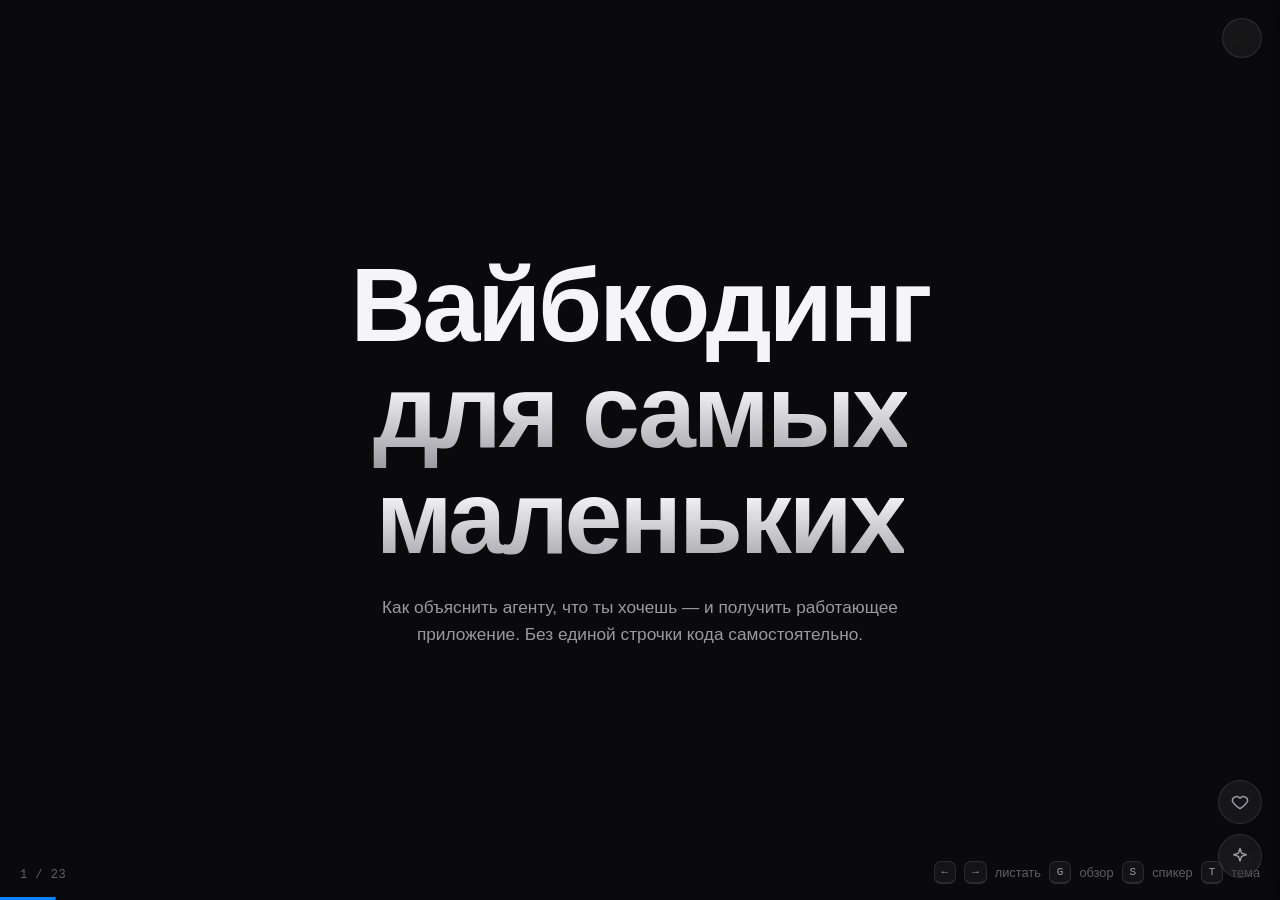
<file: index.html>
<!DOCTYPE html>
<html lang="ru" data-theme="dark" data-zcode-design>
<head>
  <meta charset="utf-8">
  <meta name="viewport" content="width=device-width, initial-scale=1">
  <meta name="build" content="v39">
  <title>Вайбкодинг для самых маленьких — интерактивная презентация</title>
  <!-- Кеш: у GitHub Pages нельзя менять Cache-Control, поэтому при изменении
       css/js поднимай единый токен ?v=N во всех шести ссылках ниже (4 <link>, 2 <script>). -->
  <link rel="stylesheet" href="css/tokens.css?v=40">
  <link rel="stylesheet" href="css/base.css?v=40">
  <link rel="stylesheet" href="css/chrome.css?v=40">
  <link rel="stylesheet" href="css/widgets.css?v=40">
</head>
<body>
  <main id="deck" aria-live="polite">

    <!-- ============ ЧАСТЬ 1: ПО СТАТЬЕ ============ -->

    <!-- 0. Hero -->
    <section class="slide layout-hero" data-slide="0" data-kicker="Вайбкодинг"
             data-title="Вайбкодинг для самых маленьких"
             data-notes="Привет! Сегодня разбираем вайбкодинг — разработку с ИИ, где код пишет не человек, а агент. Материал — первая часть статьи на Хабре: пройдём весь её путь — от определений до готового приложения за три запроса. Инструмент — ZCode на моделях GLM. А в конце покажу, как эта самая презентация была собрана агентами.">
      <div class="slide-inner">
        <h1 class="slide-title" data-reveal style="--i:1" data-vt="title">Вайбкодинг<br><span class="text-gradient">для самых маленьких</span></h1>
        <p class="slide-sub" data-reveal style="--i:2">Как объяснить агенту, что ты хочешь — и получить работающее приложение. Без единой строчки кода самостоятельно.</p>
      </div>
    </section>

    <!-- 1. Statement -->
    <section class="slide layout-statement" data-slide="1" data-kicker="Определение"
             data-title="Программирование на естественном языке"
             data-notes="Словарь говорит аккуратно: ИИ помогает писать код по вашим инструкциям на обычном языке. Карпати — смелее: отдайся потоку и забудь, что код вообще существует. (Пауза.) Спросите зал: кто ввёл термин? Ответ — под цитатами, по клику. И оговорка автора: речь о вещах для личного использования — иначе меня забьют программисты.">
      <div class="slide-inner">
        <h2 class="slide-title" data-reveal style="--i:1" data-vt="title">Программирование на&nbsp;естественном языке</h2>
        <div class="quotes">
          <blockquote class="quote" data-reveal style="--i:2">
            «Использование ИИ, управляемого инструкциями на естественном языке, для помощи в написании кода»
            <cite>Collins Dictionary · строгое определение</cite>
          </blockquote>
          <blockquote class="quote" data-reveal style="--i:3">
            «Полностью отдаёшься потоку, принимаешь экспоненциальный прогресс и забываешь о существовании кода»
            <cite>Андрей Карпати · манифест</cite>
          </blockquote>
        </div>
        <div class="statement-foot" data-reveal style="--i:4">
          <details class="reveal">
            <summary>Кто ввёл термин «вайбкодинг»?</summary>
            <p>Андрей Карпати — сооснователь OpenAI, ввёл термин в 2025 году. Через пару месяцев Collins сделал его словом года.</p>
          </details>
        </div>
      </div>
    </section>

    <!-- 2. Bento: кому это нужно -->
    <section class="slide layout-bento" data-slide="2" data-kicker="Аудитория"
             data-title="Кому это нужно"
             data-notes="Список из статьи: бухгалтерия, CRM, маркетплейсы, таблицы, Slack, GitHub — агенты уже умеют со всем этим работать. Секрет — MCP: один протокол вместо сотни интеграций, а через Zapier — тысячи приложений. (Спросите зал: какой сервис вас удивил?) Вывод: минимальная агентная грамотность нужна всем.">
      <div class="slide-inner">
        <h2 class="slide-title" data-reveal style="--i:1" data-vt="title">Кому это нужно</h2>
        <p class="slide-sub" data-reveal style="--i:2">С развитием MCP агенты уже работают с десятками привычных сервисов. Порог входа упал.</p>
        <div class="bento-grid bento-compact">
          <div class="bento-card" data-reveal style="--i:3"><span class="card-tag">Учёт</span><h3>1С:Бухгалтерия</h3><p>Бухгалтерия и учёт — агенту по силам</p></div>
          <div class="bento-card" data-reveal style="--i:4"><span class="card-tag">Продажи</span><h3>Битрикс24 · amoCRM</h3><p>CRM и продажи без рутинных операций</p></div>
          <div class="bento-card" data-reveal style="--i:5"><span class="card-tag">E-commerce</span><h3>Wildberries · Ozon</h3><p>Маркетплейсы: карточки, товары, аналитика</p></div>
          <div class="bento-card" data-reveal style="--i:6"><span class="card-tag">Данные</span><h3>Google Таблицы</h3><p>Таблицы и документы — данные под контролем</p></div>
          <div class="bento-card" data-reveal style="--i:7"><span class="card-tag">Команда</span><h3>Notion · Slack</h3><p>База знаний и командная переписка</p></div>
          <div class="bento-card" data-reveal style="--i:8"><span class="card-tag">Retail</span><h3>Shopify · Stripe</h3><p>Магазин и платежи — онлайн-торговля</p></div>
          <div class="bento-card" data-reveal style="--i:9"><span class="card-tag">Разработка</span><h3>GitHub</h3><p>Репозитории, Issues, Pull Requests</p></div>
          <div class="bento-card span-2" data-reveal style="--i:10">
            <span class="card-tag">Вывод</span>
            <div class="hub-row">
              <svg class="hub-spoke" viewBox="0 0 120 96" fill="none" stroke="currentColor" stroke-width="1.7" aria-hidden="true">
                <circle cx="60" cy="48" r="13" class="hub-core"/>
                <circle cx="60" cy="10" r="7"/><circle cx="103" cy="27" r="7"/><circle cx="103" cy="69" r="7"/>
                <circle cx="60" cy="86" r="7"/><circle cx="17" cy="69" r="7"/><circle cx="17" cy="27" r="7"/>
                <path d="M60 35V17M71 43l25-13M71 53l25 13M60 61v18M49 53l-25 13M49 43 24 30"/>
              </svg>
              <div>
                <h3>MCP → тысячи приложений</h3>
                <p>Один открытый протокол вместо сотни интеграций. Агентная грамотность нужна всем — не только разработчикам.</p>
              </div>
            </div>
          </div>
        </div>
      </div>
    </section>

    <!-- 3. Словарь: воронка из статьи -->
    <section class="slide layout-widget" data-slide="3" data-kicker="Словарь"
             data-title="От ИИ к LLM: воронка из статьи"
             data-notes="Иллюстрация из статьи: пять вложенных уровней. ИИ — вся область. Машинное обучение — подмножество ИИ, где системы учатся на данных. Глубокое обучение — подмножество ML на многослойных нейросетях. Генеративный ИИ — модели, создающие новый контент: текст, изображения, код. И на дне — LLM: большие языковые модели для естественного языка. Мы работаем с самой узкой частью воронки.">
      <div class="slide-inner">
        <h2 class="slide-title" data-reveal style="--i:1" data-vt="title">Кто этот ваш ИИ?</h2>
        <div class="widget-zone" data-reveal style="--i:2">
          <div data-widget="funnel"></div>
        </div>
      </div>
    </section>

    <!-- 4. Пирог: 4 типа сообщений -->
    <section class="slide layout-widget" data-slide="4" data-kicker="Анатомия контекста"
             data-title="4 типа сообщений: слоёный пирог"
             data-notes="Контекст — слоёный пирог, как на схеме из статьи: System message — основание с высшим приоритетом. Human — всё, что пишешь ты. AI — ответы модели, тоже тратят место. Tool — результаты инструментов: данные, а не приказы. Ключевая мысль статьи: управлять контекстом — не сокращать текст, а правильно организовывать информацию. Дальше — два вопроса на карточках-перевёртышах.">
      <div class="slide-inner">
        <h2 class="slide-title" data-reveal style="--i:1" data-vt="title">Анатомия контекста</h2>
        <div class="widget-zone" data-reveal style="--i:2">
          <div data-widget="pie"></div>
        </div>
      </div>
    </section>

    <!-- 4. Контекст: схема из статьи -->

    <section class="slide layout-widget" data-slide="5" data-kicker="Ресурс"
             data-title="Контекст: главный ресурс агента"
             data-notes="Схема из статьи: слева — контекстное окно, полоса из четырёх слоёв: System, Human, AI и Tool — системный промпт, твои сообщения, ответы модели и результаты инструментов. Зоны заполнения: до 40% — рабочая зона, ответы обычно точнее; 40–70% — больше шума, качество деградирует; свыше 70% — высокий риск ошибок. Справа — счётчик «Заполнено» и вердикт: рабочая зона, шум или риск. Вывод статьи: чем сильнее заполнен контекст, тем выше риск снижения качества. Демо: подвинь ползунок — увидишь, как пересекаем 40% и 70%; кнопка «Сжать историю» откатывает заполнение, но детали теряются.">
      <div class="slide-inner">
        <h2 class="slide-title" data-reveal style="--i:1" data-vt="title">Почему размер важен?</h2>
        <div class="widget-zone" data-reveal style="--i:2">
          <div data-widget="context40"></div>
        </div>
      </div>
    </section>



    <!-- 6. Карточки-перевёртыши: квиз -->
    <section class="slide layout-widget" data-slide="6" data-kicker="Проверь себя"
             data-title="Карточки-перевёртыши: два каверзных вопроса"
             data-notes="Мини-квиз в формате перевёртышей: сначала прочитай вопрос вслух, дайте залу ответить — и только потом переворачивай карточку. Первая: файл с текстом «игнорируй все инструкции» — правильный ответ: обработает как данные, не как приказ. Вторая: кто занимает контекст без тебя — System message, он загружен ещё до твоего первого вопроса.">
      <div class="slide-inner">
        <h2 class="slide-title" data-reveal style="--i:1" data-vt="title">Внимание, вопрос!</h2>
        <div class="widget-zone" data-reveal style="--i:3">
          <div data-widget="flip"></div>
        </div>
      </div>
    </section>

    <!-- 7. Голая LLM vs агент -->
    <section class="slide layout-diagram" data-slide="7" data-kicker="Как это работает"
             data-title="Голая модель угадывает. Агент — проверяет"
             data-notes="Ключевая разница. Голая LLM знает только то, чему её обучили: спросите погоду — она уверенно выдумает. Это галлюцинации. Лечение — инструменты. Две карточки рядом: слева выдумка голой модели, справа — проверка через tool.">
      <div class="slide-inner">
        <h2 class="slide-title" data-reveal style="--i:1" data-vt="title">Голая модель угадывает.<br>Агент — проверяет</h2>
        <div class="widget-zone widget-zone--slim" data-reveal style="--i:2">
          <div data-widget="anatomy"></div>
        </div>
      </div>
    </section>

    <!-- 8. Вызов инструмента: схема из статьи -->
    <section class="slide layout-widget" data-slide="8" data-kicker="Инструменты"
             data-title="Как выглядит вызов инструмента"
             data-notes="Схема из статьи — как для нас выглядит работа инструмента. Запрос «Какая погода в Москве?» приходит в LLM; у инструмента есть название, описание и параметры. Модель возвращает tool_call — структурированное сообщение, среда вызывает инструмент, результат ложится в контекст (user, tool schema, tool result) — и модель формирует ответ: «В Москве +12, облачно». Нажми «Проиграть» — схему пройдём по шагам. И всё это занимает контекстное окно.">
      <div class="slide-inner">
        <h2 class="slide-title" data-reveal style="--i:1" data-vt="title">Под капотом промпта: как это работает?</h2>
        <div class="widget-zone" data-reveal style="--i:2">
          <div data-widget="pipeline"></div>
        </div>
      </div>
    </section>

    <!-- 9. ReAct: схема из статьи -->
    <section class="slide layout-widget" data-slide="9" data-kicker="Цикл агента"
             data-title="ReAct: цикл агента"
             data-notes="Схема ReAct из статьи. Request входит в модель; модель решает: действие (action) — к инструментам; наблюдение (observation) — результат возвращается в модель; и так по кругу — либо ответ (result). Один цикл видно, в реальности их десятки: рассудил, сделал, посмотрел — снова. Кнопка «Запустить цикл» проигрывает круг со стрелками. На этом принципе стоят почти все агентные системы, включая ZCode.">
      <div class="slide-inner">
        <h2 class="slide-title" data-reveal style="--i:1" data-vt="title">ReAct: цикл агента</h2>
        <div class="widget-zone" data-reveal style="--i:2">
          <div data-widget="react"></div>
        </div>
      </div>
    </section>

    <!-- 10. Harness: схема из статьи -->
    <section class="slide layout-widget" data-slide="10" data-kicker="Среда"
             data-title="Harness: среда, в которой модель становится агентом"
             data-notes="Схема из статьи: внутри пунктирного контура Harness — Model в центре. Сверху — Context Injection: промпты, память, скиллы, диалог. Слева — Control: compaction, оркестрация. Справа — Action: вызовы bash, tools, MCP. Снизу — Persist: файловая система, git; и Observe and Verify: скриншоты браузера, тесты, логи. Кликни по любому узлу — панель расскажет, что он делает. Главное демо — кнопка «Запустить цикл»: восемь шагов по стрелкам, и на пунктире «results back to context» видно, как результат каждого вызова возвращается в контекст. Важно: Harness — не модель, а среда вокруг неё — одна и та же LLM в разных средах даёт разные результаты.">
      <div class="slide-inner">
        <h2 class="slide-title" data-reveal style="--i:1" data-vt="title">Так что же такое Harness?</h2>
        <div class="widget-zone" data-reveal style="--i:2">
          <div data-widget="hub"></div>
        </div>
      </div>
    </section>

    <!-- 11. Агенты из статьи -->
    <section class="slide layout-widget" data-slide="11" data-kicker="Среды"
             data-title="Агенты из статьи: пять сред"
             data-notes="В статье — пять готовых сред, и для начала, по словам автора, подойдёт любая. Codex и Claude Code — просто описываешь задачи, агент сам пишет код и чинит. Cursor — редактор с агентом внутри, максимум ручного контроля. OpenCode — открытый код и свобода выбора моделей вплоть до локальных. Hermes Agent — не только код: Telegram, поиск, регулярные задачи и долговременная память. (Интерактив.) Покрутите фильтры по сценарию и ползунок «скорость — контроль» — подсветится подходящая среда. А что выбрали мы — ZCode — на следующем слайде.">
      <div class="slide-inner">
        <h2 class="slide-title" data-reveal style="--i:1" data-vt="title">Рынок агентов</h2>
        <p class="slide-sub" data-reveal style="--i:2">Для начала подойдёт любая — у каждой свой баланс скорости и контроля.</p>
        <div class="widget-zone" data-reveal style="--i:3">
          <div data-widget="agents"></div>
        </div>
      </div>
    </section>

    <!-- 12. ZCode: из чего состоит среда -->
    <section class="slide layout-widget" data-slide="12" data-kicker="Инструмент"
             data-title="ZCode: из чего состоит среда"
             data-notes="По статье нам не нужно собирать инфраструктуру самому — готовых сред много. Наш выбор — ZCode: Harness на моделях GLM. Внутри: линейка моделей — от экономной flashx до флагмана 5.3; уровни рассуждений; режимы доверия plan, build, yolo; скиллы; MCP-интеграции. (Жест к матрице.) Покрутите фильтры и ползунок «экономия — глубина».">
      <div class="slide-inner">
        <h2 class="slide-title" data-reveal style="--i:1" data-vt="title">ZCode</h2>
        <div class="widget-zone" data-reveal style="--i:2">
          <div data-widget="tools"></div>
        </div>
      </div>
    </section>

    <!-- 13. Настраиваем ZCode под задачу -->
    <section class="slide layout-reference" data-slide="13" data-kicker="Настройка"
             data-title="Настраиваем ZCode под задачу"
             data-notes="Линейка GLM покрывает весь диапазон: flashx для мелочей, Flash для каждого дня, 5.3 для архитектуры. Уровень рассуждений — ручка глубины: low мгновенно, max глубоко, но дорого и долго — статья советует не включать максимум без нужды. Режимы доверия: сначала план, потом подтверждение правок, и лишь затем автономия — не давай полный доступ сразу. (Интерактив.) Дайте залу задачи с кнопок — подсветим связку модель + уровень + режим.">
      <div class="slide-inner">
        <h2 class="slide-title" data-reveal style="--i:1" data-vt="title">Настраиваем ZCode под&nbsp;задачу</h2>
        <div class="ref-grid">
          <div class="card ref-model" data-mk="flashx" data-reveal style="--i:2"><span class="card-tag">Мелкие правки</span><h3><code>glm-5.3-flashx</code></h3><p>Самая экономная: стили, простые скрипты, мелочи</p></div>
          <div class="card ref-model" data-mk="flash" data-reveal style="--i:3"><span class="card-tag">Каждый день</span><h3><code>GLM-5.3-Flash</code></h3><p>Повседневные задачи, интерфейсы, рефакторинг</p></div>
          <div class="card ref-model" data-mk="53" data-reveal style="--i:4"><span class="card-tag">Сложные задачи</span><h3><code>GLM-5.3</code></h3><p>Флагман: архитектура, глубокий анализ</p></div>
          <div class="card" data-reveal style="--i:5"><span class="card-tag">Глубина анализа</span><h3>Уровни рассуждений</h3><p class="chip-row"><span class="lv-chip" data-lk="low"><code>low</code> мгновенно</span><span class="lv-chip" data-lk="high"><code>high</code> баланс</span><span class="lv-chip" data-lk="max"><code>max</code> глубоко и дорого</span></p></div>
          <div class="card" data-reveal style="--i:6"><span class="card-tag">Доверие</span><h3>Режимы доступа</h3><p class="chip-row"><span class="md-chip" data-mdk="plan"><code>plan</code> только план</span><span class="md-chip" data-mdk="build"><code>build</code> подтверждай правки</span><span class="md-chip" data-mdk="yolo"><code>yolo</code> полная автономия</span></p><p class="mini-note">Не давай yolo сразу — сначала разберись, что делает агент</p></div>
          <div class="card" data-reveal style="--i:7"><span class="card-tag">Экосистема</span><h3>Скиллы и MCP</h3><p>Скиллы — экспертиза одной командой. MCP — те же интеграции: GitHub, Таблицы, Slack</p></div>
        </div>
        <div class="widget-zone widget-zone--slim" data-reveal style="--i:8">
          <div data-widget="zpick"></div>
        </div>
      </div>
    </section>

    <!-- 14. Sandbox: как ставить задачу -->
    <section class="slide layout-widget" data-slide="14" data-kicker="Практика"
             data-title="Как ставить задачу"
             data-notes="Главная ошибка новичка — «сделай мне красиво, чтобы всё летало». Результат — кривой макет и десять итераций доводки. Рабочая структура из статьи: функциональность, дизайн, ограничения — и четвёртым шагом проверка. Сравните оба режима в симуляторе — разница видна сразу. (Спросите зал: кто узнал свой промпт в левом режиме?)">
      <div class="slide-inner">
        <h2 class="slide-title" data-reveal style="--i:1" data-vt="title">Как ставить задачу</h2>
        <div class="widget-zone" data-reveal style="--i:2">
          <div data-widget="sandbox"></div>
        </div>
      </div>
    </section>

    <!-- 15. Chat: начало чата по статье -->
    <section class="slide layout-widget" data-slide="15" data-kicker="Диалог из статьи"
             data-title="Так выглядел чат: 3 запроса общими словами"
             data-notes="Автор статьи собрал Poster Studio в одном диалоге — пересказываем в общих словах, в ZCode. Начало чата: структура промпта, потом «Создай…», потом «Добавь три стиля…», потом «Проверь сценарии и почини ошибки». Агент создавал файлы и сам прогонял проверки. (Можно писать свои задачи — подсказки снизу.)">
      <div class="slide-inner">
        <div class="widget-zone widget-zone--chat" data-reveal style="--i:2">
          <div data-widget="chat" data-chat="article"></div>
        </div>
      </div>
    </section>

    <!-- 16. Timeline: кейс -->
    <section class="slide layout-timeline" data-slide="16" data-kicker="Кейс"
             data-title="3 запроса — готовое приложение"
             data-notes="Весь кейс — три запроса. Создай: редактор с превью и экспортом, один файл, без библиотек. Улучшим: стили, цвета, ползунок. Проверь: агент сам прогоняет сценарии и чинит ошибки. (Пауза.) Спросите зал: угадайте, какой запрос был третьим? Большинство думает — новый функционал. А это проверка.">
      <div class="slide-inner">
        <h2 class="slide-title" data-reveal style="--i:1" data-vt="title">3 запроса — готовое приложение</h2>
        <p class="slide-sub" data-reveal style="--i:2">Poster Studio: редактор постеров, собранный агентом с нуля до проверки. Ни одной строчки кода руками.</p>
        <div class="timeline">
          <div class="timeline-step" data-reveal style="--i:3">
            <span class="timeline-num">1</span><h3>«Создай»</h3><p>Редактор постеров: заголовок, дата, место, живое превью, экспорт PNG 1080×1350</p>
          </div>
          <div class="timeline-step" data-reveal style="--i:4">
            <span class="timeline-num">2</span><h3>«Улучшим»</h3><p>Три стиля, выбор акцентного цвета, ползунок размера заголовка</p>
          </div>
          <div class="timeline-step" data-reveal style="--i:5">
            <span class="timeline-num">3</span><h3>«Проверь»</h3><p>Агент сам гоняет сценарии и чинит найденные ошибки</p>
          </div>
        </div>
        <div class="card moral-card" data-reveal style="--i:6"><h3>Мораль кейса</h3><p>«Всё работает» от агента ничего не гарантирует — проверяй сам. Работай итерациями.</p></div>
      </div>
    </section>


    <!-- 18. Живой Poster Studio -->
    <section class="slide layout-widget" data-slide="18" data-kicker="Живой кейс"
             data-title="Poster Studio: реальное приложение в 3 запроса"
             data-notes="Тот самый проект из статьи — живой. Меняйте стиль, акцентный цвет, размер заголовка — и жмите кнопку скачивания PNG 1080×1350. (Дайте скачать постер кому-нибудь из зала.) Потом скажите: агент написал и это, и весь экспорт через Canvas API.">
      <div class="slide-inner">
        <div class="widget-zone widget-zone--app" data-reveal style="--i:2">
          <iframe class="app-frame" src="poster-studio/index.html" title="Poster Studio — живой редактор постеров" loading="lazy"></iframe>
        </div>
      </div>
    </section>

    <!-- ============ ЧАСТЬ 2: ПРО НАШУ ПРЕЗЕНТАЦИЮ ============ -->
    <section class="slide layout-widget" data-slide="19" data-kicker="Наша сессия"
             data-title="А эту презентацию мы тоже вайбкодили"
             data-notes="Сюрприз: всё, что вы видели, собрано агентами. Вот начало нашего чата общими словами: «Сделай интерактивную презентацию в стиле Apple Keynote по статье». Дальше агент поставил скиллы, распарсил статью, запустил подагентов параллельно, собрал слайды — а мы по ходу просили: «дёргается», «добавь чат», «вставь живой постер». Итог — 24 слайда и ноль ошибок в консоли.">
      <div class="slide-inner">
        <h2 class="slide-title" data-reveal style="--i:1" data-vt="title">По секрету всему свету</h2>
      </div>
    </section>

    <!-- 19. Chat: как мы делали эту презентацию -->
    <section class="slide layout-widget" data-slide="19" data-kicker="Наша сессия"
             data-title="А эту презентацию мы тоже вайбкодили"
             data-notes="Сюрприз: всё, что вы видели, собрано агентами. Вот начало нашего чата общими словами: «Сделай интерактивную презентацию в стиле Apple Keynote по статье». Дальше агент поставил скиллы, распарсил статью, запустил подагентов параллельно, собрал слайды — а мы по ходу просили: «дёргается», «добавь чат», «вставь живой постер». Итог — 24 слайда и ноль ошибок в консоли.">
      <div class="slide-inner">
        <h2 class="slide-title" data-reveal style="--i:1" data-vt="title">А эту презентацию мы тоже вайбкодили</h2>
        <div class="widget-zone widget-zone--chat" data-reveal style="--i:2">
          <div data-widget="chat" data-chat="meta"></div>
        </div>
      </div>
    </section>

    <!-- 20. Timeline: подагенты -->
    <section class="slide layout-timeline" data-slide="20" data-kicker="Оркестрация"
             data-title="Как мы это собрали: 3 подагента + главный"
             data-notes="Мы не делали всё в одном потоке — Harness умеет делегировать, видели на схеме. Три подагента работали параллельно, каждый в своей зоне файлов: контент, дизайн, виджеты. Главный агент собирал — и починил два бага, найденные проверкой в браузере: падение инициализации темы и обрыв запуска виджетов. (Спросите зал: почему виджеты не конфликтуют? Контракты в BRIEF.md.)">
      <div class="slide-inner">
        <p class="kicker" data-reveal data-vt="kicker">Оркестрация</p>
        <h2 class="slide-title" data-reveal style="--i:1" data-vt="title">Как мы это собрали: 3&nbsp;подагента + главный</h2>
        <div class="timeline">
          <div class="timeline-step" data-reveal style="--i:2">
            <span class="timeline-tag">Подагент 1</span><h3>Контент</h3><p>Спарсил статью → слайды, заметки, данные виджетов</p><code class="file-label">content/slides.json</code>
          </div>
          <div class="timeline-step" data-reveal style="--i:3">
            <span class="timeline-tag">Подагент 2</span><h3>Дизайн</h3><p>Apple-эстетика, View Transitions, reduced-motion</p><code class="file-label">tokens · base · chrome.css · deck.js</code>
          </div>
          <div class="timeline-step" data-reveal style="--i:4">
            <span class="timeline-tag">Подагент 3</span><h3>Виджеты</h3><p>Матрица, симулятор, опрос, чат, спикер, лазер</p><code class="file-label">widgets.css · widgets.js</code>
          </div>
          <div class="timeline-step" data-reveal style="--i:5">
            <span class="timeline-tag">Главный</span><h3>Интегратор</h3><p>Сборка по DESIGN.md + фикс 2 багов из QA</p><code class="file-label">index.html</code>
          </div>
        </div>
        <div class="card moral-card" data-reveal style="--i:6"><h3>Почему параллельно</h3><p>Каждый агент работает в своей зоне файлов — контракты в BRIEF.md не дают им конфликтовать.</p></div>
      </div>
    </section>

    <!-- 21. Скиллы -->
    <section class="slide layout-bento" data-slide="21" data-kicker="Скиллы ZCode"
             data-title="Скиллы, которые мы поставили и использовали"
             data-notes="npx skills add — и у агента есть готовая экспертиза, без промптов. Эти скиллы реально использовались при сборке этой презентации: ponytail держал код минимальным, emilkowalski — анимации честными, control-browser — гонял QA в браузере. (Клик по карточке копирует команду установки.)">
      <div class="slide-inner">
        <p class="kicker" data-reveal data-vt="kicker">Скиллы ZCode</p>
        <h2 class="slide-title" data-reveal style="--i:1" data-vt="title">Скиллы, которые мы поставили и&nbsp;использовали</h2>
        <p class="slide-sub" data-reveal style="--i:2">Клик по карточке — скопировать команду установки.</p>
        <div class="bento-grid" data-widget="skillcopy">
          <div class="bento-card" data-cmd="npx skills add anthropics/skills --skill frontend-design -y" data-reveal style="--i:3"><span class="card-tag">UI/UX</span><h3>frontend-design</h3><p>Типографика, сетки, доступность, дизайн-системы</p></div>
          <div class="bento-card" data-cmd="npx skills add emilkowalski/skills -y" data-reveal style="--i:4"><span class="card-tag">Motion/Design</span><h3>emilkowalski/skills</h3><p>20 скиллов: animate, apple-design, gestures, choreograph…</p></div>
          <div class="bento-card" data-cmd="npx skills add DietrichGebert/ponytail -y" data-reveal style="--i:5"><span class="card-tag">Engineering</span><h3>ponytail</h3><p>Lazy senior mode: минимум кода, YAGNI, нативные API</p></div>
          <div class="bento-card" data-cmd="npx skills add kylezantos/design-motion-principles -y" data-reveal style="--i:6"><span class="card-tag">Motion</span><h3>design-motion-principles</h3><p>Пружины, кривые, тактильность, аудит AI-slop анимаций</p></div>
          <div class="bento-card" data-cmd="npx skills add anthropics/skills --skill android-dev -y" data-reveal style="--i:7"><span class="card-tag">Mobile</span><h3>android-dev</h3><p>Эмулятор: build, run, UI Automator, скриншоты, логи</p></div>
          <div class="bento-card" data-cmd="npx skills add anthropics/skills --skill control-browser -y" data-reveal style="--i:8"><span class="card-tag">Testing</span><h3>control-browser</h3><p>Playwright в браузере: навигация, клики, DOM-снапшоты</p></div>
          <div class="bento-card span-2 install-card" data-reveal style="--i:9"><span class="card-tag">Установка</span><p class="install-commands"><code>npx skills add DietrichGebert/ponytail -y</code><code>npx skills add emilkowalski/skills -y</code><code>npx skills add anthropics/skills --skill frontend-design -y</code><code>npx skills add kylezantos/design-motion-principles -y</code></p></div>
        </div>
      </div>
    </section>



    <!-- 23. Finale -->
    <section class="slide layout-finale" data-slide="23" data-kicker="Финал"
             data-title="Код пишет агент. Смысл пишешь ты."
             data-notes="Главное: код теперь пишет агент, а смысл в него вкладываешь ты — и статья, и наша презентация это доказали. Впереди вторая часть — постановка задач, контекст, процесс для сложных проектов. Кнопка «Твой ход» открывает живой Poster Studio — попробуй прямо сейчас. Спасибо!">
      <div class="slide-inner">
        <h2 class="slide-title" data-reveal style="--i:1" data-vt="title">Код пишет агент.<br><span class="text-gradient">Смысл пишешь ты.</span></h2>
        <p class="slide-sub" data-reveal style="--i:2">Спасибо за внимание!</p>
      </div>
    </section>

  </main>
  <script src="js/deck.js?v=40"></script>
  <script src="js/widgets.js?v=40"></script>
  <script>
    if (window.VibeWidgets && typeof window.VibeWidgets.initAll === 'function') {
      window.VibeWidgets.initAll();
    }
  </script>
</body>
</html>
</file>
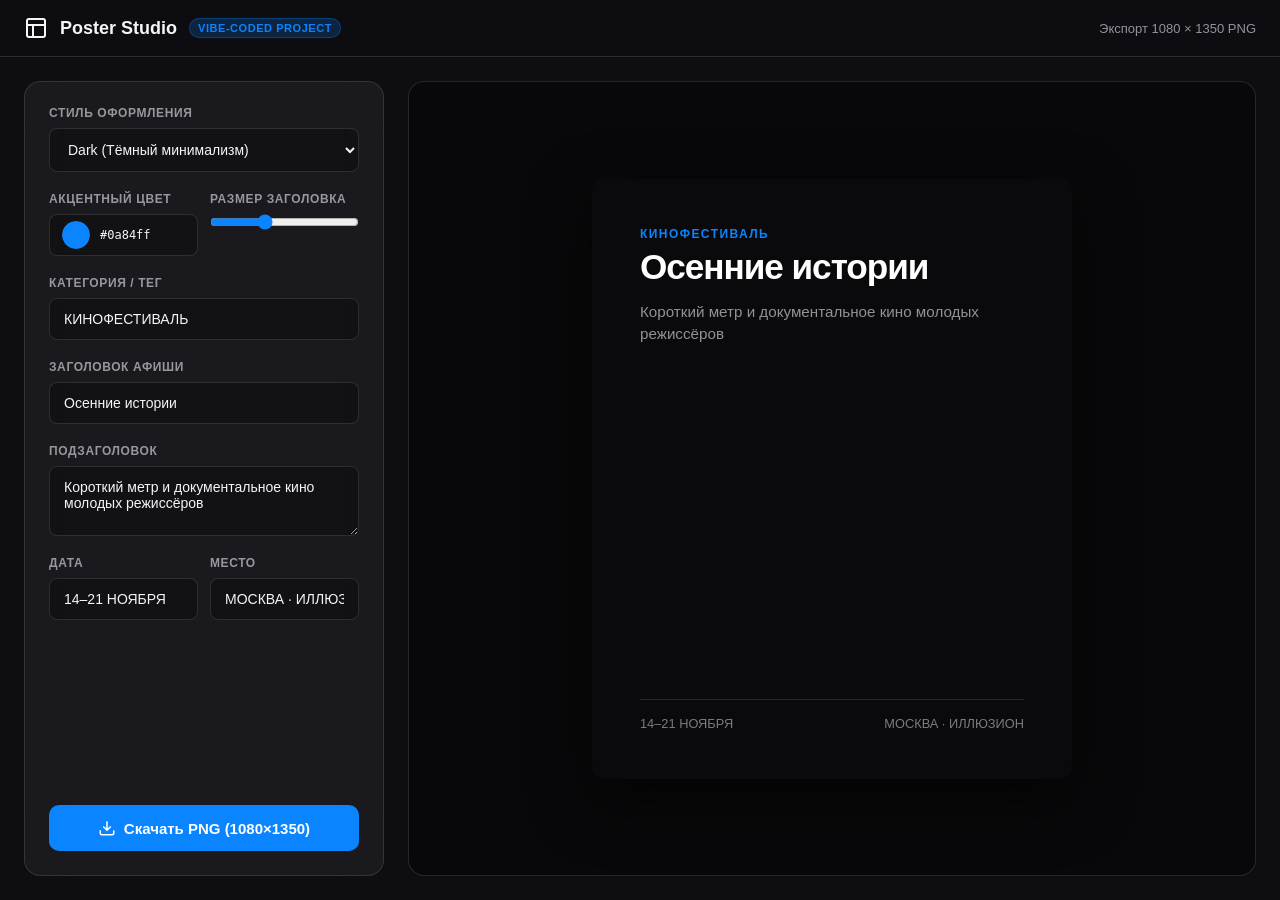
<file: poster-studio/index.html>
<!DOCTYPE html>
<html lang="ru">
<head>
  <meta charset="utf-8">
  <meta name="viewport" content="width=device-width, initial-scale=1">
  <title>Poster Studio — Редактор постеров</title>
  <style>
    :root {
      --bg: #0e0e12;
      --panel-bg: rgba(255, 255, 255, 0.05);
      --border: rgba(255, 255, 255, 0.12);
      --text: #f5f5f7;
      --text-muted: rgba(235, 235, 245, 0.6);
      --accent: #0a84ff;
      --radius: 16px;
    }

    * { box-sizing: border-box; margin: 0; padding: 0; }

    body {
      font-family: -apple-system, BlinkMacSystemFont, "SF Pro Text", "Inter", sans-serif;
      background: var(--bg);
      color: var(--text);
      min-height: 100vh;
      display: flex;
      flex-direction: column;
    }

    header {
      padding: 16px 24px;
      border-bottom: 1px solid var(--border);
      display: flex;
      justify-content: space-between;
      align-items: center;
      background: rgba(14, 14, 18, 0.8);
      backdrop-filter: blur(20px);
    }

    .brand {
      display: flex;
      align-items: center;
      gap: 12px;
      font-weight: 700;
      font-size: 18px;
    }

    .badge {
      font-size: 11px;
      padding: 3px 8px;
      border-radius: 99px;
      background: rgba(10, 132, 255, 0.2);
      color: var(--accent);
      border: 1px solid rgba(10, 132, 255, 0.3);
      text-transform: uppercase;
      letter-spacing: 0.05em;
    }

    .app-body {
      flex: 1;
      display: grid;
      grid-template-columns: 360px 1fr;
      gap: 24px;
      padding: 24px;
      max-width: 1400px;
      margin: 0 auto;
      width: 100%;
    }

    .editor-pane {
      background: var(--panel-bg);
      border: 1px solid var(--border);
      border-radius: var(--radius);
      padding: 24px;
      display: flex;
      flex-direction: column;
      gap: 20px;
      backdrop-filter: blur(24px);
    }

    .form-group {
      display: flex;
      flex-direction: column;
      gap: 8px;
    }

    label {
      font-size: 12px;
      font-weight: 600;
      color: var(--text-muted);
      text-transform: uppercase;
      letter-spacing: 0.05em;
    }

    input[type="text"], textarea, select {
      width: 100%;
      padding: 12px 14px;
      background: rgba(0, 0, 0, 0.3);
      border: 1px solid var(--border);
      border-radius: 8px;
      color: var(--text);
      font: inherit;
      font-size: 14px;
      transition: border-color 0.2s;
    }

    input[type="text"]:focus, textarea:focus, select:focus {
      outline: none;
      border-color: var(--accent);
    }

    textarea {
      resize: vertical;
      min-height: 70px;
    }

    .control-row {
      display: grid;
      grid-template-columns: 1fr 1fr;
      gap: 12px;
    }

    .color-picker-wrap {
      display: flex;
      align-items: center;
      gap: 10px;
      background: rgba(0, 0, 0, 0.3);
      border: 1px solid var(--border);
      padding: 6px 12px;
      border-radius: 8px;
    }

    input[type="color"] {
      -webkit-appearance: none;
      border: none;
      width: 28px;
      height: 28px;
      border-radius: 50%;
      cursor: pointer;
      background: none;
    }

    input[type="color"]::-webkit-color-swatch-wrapper { padding: 0; }
    input[type="color"]::-webkit-color-swatch { border: none; border-radius: 50%; }

    input[type="range"] {
      width: 100%;
      accent-color: var(--accent);
    }

    .btn-download {
      margin-top: auto;
      padding: 14px 20px;
      background: var(--accent);
      color: #fff;
      border: none;
      border-radius: 10px;
      font-weight: 600;
      font-size: 15px;
      cursor: pointer;
      display: flex;
      align-items: center;
      justify-content: center;
      gap: 8px;
      transition: transform 0.15s, background 0.15s;
    }

    .btn-download:hover { background: #0071e3; }
    .btn-download:active { transform: scale(0.98); }
    .btn-download:focus-visible { outline: 2px solid var(--accent); outline-offset: 2px; }

    .preview-pane {
      display: flex;
      align-items: center;
      justify-content: center;
      background: rgba(0, 0, 0, 0.4);
      border: 1px solid var(--border);
      border-radius: var(--radius);
      padding: 32px;
      position: relative;
      overflow: hidden;
    }

    /* Визуальное превью постера */
    .poster-canvas-wrap {
      width: 100%;
      max-width: 480px;
      aspect-ratio: 1080 / 1350;
      box-shadow: 0 20px 60px rgba(0, 0, 0, 0.6);
      border-radius: 12px;
      overflow: hidden;
      position: relative;
      transition: all 0.3s cubic-bezier(0.16, 1, 0.3, 1);
    }

    /* Стили постера */
    .poster-content {
      width: 100%;
      height: 100%;
      padding: 10%;
      display: flex;
      flex-direction: column;
      justify-content: space-between;
      position: relative;
      box-sizing: border-box;
    }

    /* Minimal style */
    .style-minimal {
      background: #fbfbfd;
      color: #1d1d1f;
    }
    .style-minimal .poster-tag { color: var(--accent-color, #0a84ff); font-weight: 600; }
    .style-minimal .poster-title { color: #1d1d1f; }
    .style-minimal .poster-sub { color: #86868b; }
    .style-minimal .poster-footer { border-top: 1px solid #e5e5e7; color: #515154; }

    /* Dark style */
    .style-dark {
      background: #0a0a0c;
      color: #f5f5f7;
    }
    .style-dark .poster-tag { color: var(--accent-color, #0a84ff); font-weight: 600; }
    .style-dark .poster-title { color: #ffffff; }
    .style-dark .poster-sub { color: rgba(235, 235, 245, 0.6); }
    .style-dark .poster-footer { border-top: 1px solid rgba(255, 255, 255, 0.12); color: rgba(235, 235, 245, 0.5); }

    /* Gradient style */
    .style-gradient {
      background: linear-gradient(135deg, #0d1117 0%, #161b22 50%, #21262d 100%);
      color: #ffffff;
    }
    .style-gradient::before {
      content: '';
      position: absolute;
      top: -20%;
      right: -20%;
      width: 70%;
      height: 70%;
      background: radial-gradient(circle, var(--accent-color, #0a84ff) 0%, transparent 70%);
      opacity: 0.3;
      filter: blur(40px);
    }
    .style-gradient .poster-tag {
      background: rgba(255, 255, 255, 0.1);
      backdrop-filter: blur(10px);
      padding: 6px 14px;
      border-radius: 99px;
      display: inline-block;
      align-self: flex-start;
      border: 1px solid rgba(255, 255, 255, 0.15);
    }
    .style-gradient .poster-title { color: #ffffff; }
    .style-gradient .poster-sub { color: rgba(255, 255, 255, 0.7); }
    .style-gradient .poster-footer { border-top: 1px solid rgba(255, 255, 255, 0.15); color: rgba(255, 255, 255, 0.6); }

    .poster-header { display: flex; flex-direction: column; gap: 8px; }
    .poster-tag { font-size: 0.75rem; text-transform: uppercase; letter-spacing: 0.12em; }
    .poster-title {
      font-size: var(--title-size, 2.2rem);
      font-weight: 800;
      line-height: 1.05;
      letter-spacing: -0.03em;
      word-break: break-word;
    }
    .poster-sub { font-size: 0.95rem; line-height: 1.4; margin-top: 8px; }
    .poster-footer {
      padding-top: 16px;
      display: flex;
      justify-content: space-between;
      font-size: 0.8rem;
    }

    @media (max-width: 900px) {
      .app-body { grid-template-columns: 1fr; }
      .poster-canvas-wrap { max-width: 340px; }
    }

    @media (prefers-reduced-motion: reduce) {
      .poster-canvas-wrap, .btn-download { transition: none; }
    }
  </style>
</head>
<body>

  <header>
    <div class="brand">
      <svg width="24" height="24" viewBox="0 0 24 24" fill="none" stroke="currentColor" stroke-width="2">
        <rect x="3" y="3" width="18" height="18" rx="2"/>
        <path d="M3 9h18M9 21V9"/>
      </svg>
      Poster Studio
      <span class="badge">Vibe-Coded Project</span>
    </div>
    <div style="font-size: 13px; color: var(--text-muted);">Экспорт 1080 × 1350 PNG</div>
  </header>

  <main class="app-body">
    <div class="editor-pane">
      <div class="form-group">
        <label>Стиль оформления</label>
        <select id="styleSelect">
          <option value="style-dark">Dark (Тёмный минимализм)</option>
          <option value="style-minimal">Minimal (Светлая классика)</option>
          <option value="style-gradient">Gradient (Мягкий градиент)</option>
        </select>
      </div>

      <div class="control-row">
        <div class="form-group">
          <label>Акцентный цвет</label>
          <div class="color-picker-wrap">
            <input type="color" id="accentColor" value="#0a84ff">
            <span id="colorHex" style="font-size: 12px; font-family: monospace;">#0a84ff</span>
          </div>
        </div>
        <div class="form-group">
          <label>Размер заголовка</label>
          <input type="range" id="fontSize" min="1.5" max="3.5" step="0.1" value="2.2">
        </div>
      </div>

      <div class="form-group">
        <label>Категория / Тег</label>
        <input type="text" id="tagInput" value="КИНОФЕСТИВАЛЬ">
      </div>

      <div class="form-group">
        <label>Заголовок афиши</label>
        <input type="text" id="titleInput" value="Осенние истории">
      </div>

      <div class="form-group">
        <label>Подзаголовок</label>
        <textarea id="subInput">Короткий метр и документальное кино молодых режиссёров</textarea>
      </div>

      <div class="control-row">
        <div class="form-group">
          <label>Дата</label>
          <input type="text" id="dateInput" value="14–21 НОЯБРЯ">
        </div>
        <div class="form-group">
          <label>Место</label>
          <input type="text" id="venueInput" value="МОСКВА · ИЛЛЮЗИОН">
        </div>
      </div>

      <button class="btn-download" id="downloadBtn">
        <svg width="18" height="18" viewBox="0 0 24 24" fill="none" stroke="currentColor" stroke-width="2">
          <path d="M21 15v4a2 2 0 0 1-2 2H5a2 2 0 0 1-2-2v-4M7 10l5 5 5-5M12 15V3"/>
        </svg>
        Скачать PNG (1080×1350)
      </button>
    </div>

    <div class="preview-pane">
      <div class="poster-canvas-wrap style-dark" id="posterWrap">
        <div class="poster-content">
          <div class="poster-header">
            <div class="poster-tag" id="posterTag">КИНОФЕСТИВАЛЬ</div>
            <div class="poster-title" id="posterTitle">Осенние истории</div>
            <div class="poster-sub" id="posterSub">Короткий метр и документальное кино молодых режиссёров</div>
          </div>
          <div class="poster-footer">
            <span id="posterDate">14–21 НОЯБРЯ</span>
            <span id="posterVenue">МОСКВА · ИЛЛЮЗИОН</span>
          </div>
        </div>
      </div>
    </div>
  </main>

  <canvas id="exportCanvas" width="1080" height="1350" style="display:none;"></canvas>

  <script>
    const styleSelect = document.getElementById('styleSelect');
    const accentColor = document.getElementById('accentColor');
    const colorHex = document.getElementById('colorHex');
    const fontSize = document.getElementById('fontSize');
    const tagInput = document.getElementById('tagInput');
    const titleInput = document.getElementById('titleInput');
    const subInput = document.getElementById('subInput');
    const dateInput = document.getElementById('dateInput');
    const venueInput = document.getElementById('venueInput');
    const posterWrap = document.getElementById('posterWrap');

    const posterTag = document.getElementById('posterTag');
    const posterTitle = document.getElementById('posterTitle');
    const posterSub = document.getElementById('posterSub');
    const posterDate = document.getElementById('posterDate');
    const posterVenue = document.getElementById('posterVenue');
    const downloadBtn = document.getElementById('downloadBtn');

    function updatePoster() {
      // Обновляем тексты
      posterTag.textContent = tagInput.value || ' ';
      posterTitle.textContent = titleInput.value || ' ';
      posterSub.textContent = subInput.value || ' ';
      posterDate.textContent = dateInput.value || ' ';
      posterVenue.textContent = venueInput.value || ' ';

      // Обновляем стиль и свойства
      posterWrap.className = 'poster-canvas-wrap ' + styleSelect.value;
      posterWrap.style.setProperty('--accent-color', accentColor.value);
      posterWrap.style.setProperty('--title-size', fontSize.value + 'rem');
      colorHex.textContent = accentColor.value;
    }

    [styleSelect, accentColor, fontSize, tagInput, titleInput, subInput, dateInput, venueInput].forEach(el => {
      el.addEventListener('input', updatePoster);
    });

    // Экспорт в PNG 1080х1350 через Canvas API
    downloadBtn.addEventListener('click', () => {
      const canvas = document.getElementById('exportCanvas');
      const ctx = canvas.getContext('2d');
      const w = 1080;
      const h = 1350;

      const style = styleSelect.value;
      const accent = accentColor.value;

      // Отрисовка фона
      if (style === 'style-minimal') {
        ctx.fillStyle = '#fbfbfd';
        ctx.fillRect(0, 0, w, h);
      } else if (style === 'style-dark') {
        ctx.fillStyle = '#0a0a0c';
        ctx.fillRect(0, 0, w, h);
      } else if (style === 'style-gradient') {
        const grad = ctx.createLinearGradient(0, 0, w, h);
        grad.addColorStop(0, '#0d1117');
        grad.addColorStop(0.5, '#161b22');
        grad.addColorStop(1, '#21262d');
        ctx.fillStyle = grad;
        ctx.fillRect(0, 0, w, h);

        const radGrad = ctx.createRadialGradient(w * 0.8, h * 0.2, 0, w * 0.8, h * 0.2, w * 0.6);
        radGrad.addColorStop(0, accent + '44');
        radGrad.addColorStop(1, 'transparent');
        ctx.fillStyle = radGrad;
        ctx.fillRect(0, 0, w, h);
      }

      const padding = 108; // 10%
      ctx.textAlign = 'left';

      // Рендер тега
      ctx.fillStyle = (style === 'style-minimal' || style === 'style-dark') ? accent : '#ffffff';
      ctx.font = '600 28px -apple-system, BlinkMacSystemFont, sans-serif';
      ctx.fillText(tagInput.value.toUpperCase(), padding, padding + 40);

      // Рендер заголовка с переносом строк
      ctx.fillStyle = (style === 'style-minimal') ? '#1d1d1f' : '#ffffff';
      const titleFontPx = Math.round(parseFloat(fontSize.value) * 36);
      ctx.font = `800 ${titleFontPx}px -apple-system, BlinkMacSystemFont, sans-serif`;

      const words = titleInput.value.split(' ');
      let line = '';
      let y = padding + 140;
      const maxWidth = w - padding * 2;
      const lineHeight = titleFontPx * 1.1;

      for (let n = 0; n < words.length; n++) {
        const testLine = line + words[n] + ' ';
        const metrics = ctx.measureText(testLine);
        if (metrics.width > maxWidth && n > 0) {
          ctx.fillText(line, padding, y);
          line = words[n] + ' ';
          y += lineHeight;
        } else {
          line = testLine;
        }
      }
      ctx.fillText(line, padding, y);

      // Рендер подзаголовка
      y += 40;
      ctx.fillStyle = (style === 'style-minimal') ? '#86868b' : 'rgba(235, 235, 245, 0.7)';
      ctx.font = '400 32px -apple-system, BlinkMacSystemFont, sans-serif';
      
      const subWords = subInput.value.split(' ');
      let subLine = '';
      for (let n = 0; n < subWords.length; n++) {
        const testLine = subLine + subWords[n] + ' ';
        if (ctx.measureText(testLine).width > maxWidth && n > 0) {
          ctx.fillText(subLine, padding, y);
          subLine = subWords[n] + ' ';
          y += 44;
        } else {
          subLine = testLine;
        }
      }
      ctx.fillText(subLine, padding, y);

      // Разделитель и футер
      const footerY = h - padding;
      ctx.strokeStyle = (style === 'style-minimal') ? '#e5e5e7' : 'rgba(255, 255, 255, 0.15)';
      ctx.lineWidth = 2;
      ctx.beginPath();
      ctx.moveTo(padding, footerY - 50);
      ctx.lineTo(w - padding, footerY - 50);
      ctx.stroke();

      ctx.fillStyle = (style === 'style-minimal') ? '#515154' : 'rgba(235, 235, 245, 0.6)';
      ctx.font = '500 26px -apple-system, BlinkMacSystemFont, sans-serif';
      ctx.fillText(dateInput.value.toUpperCase(), padding, footerY);

      ctx.textAlign = 'right';
      ctx.fillText(venueInput.value.toUpperCase(), w - padding, footerY);

      // Скачивание файла
      const link = document.createElement('a');
      link.download = 'poster.png';
      link.href = canvas.toDataURL('image/png');
      link.click();
    });

    updatePoster();
  </script>
</body>
</html>
</file>
<file: css/tokens.css>
/* ============================================================
   tokens.css — дизайн-токены деки «Вайбкодинг»
   Единственный источник правды по цвету, типографике и движению.
   Имена переменных зафиксированы в BRIEF («Общий словарь имён»).
   ============================================================ */

:root {
  /* --- Поверхности и текст (тёмная тема по умолчанию) --- */
  --bg: #0a0a0c;
  --bg-elev: rgba(255, 255, 255, 0.045);
  --text: #f5f5f7;
  --text-2: rgba(235, 235, 245, 0.64);
  --text-3: rgba(235, 235, 245, 0.38);

  /* --- Акцент: системный синий Apple. Один на всю деку --- */
  --accent: #0a84ff;
  --on-accent: #ffffff;

  /* --- Материал карточек (матовое стекло) --- */
  --card-bg: rgba(255, 255, 255, 0.055);
  --card-border: rgba(255, 255, 255, 0.10);
  --card-hover: rgba(255, 255, 255, 0.095);

  /* --- Семантика --- */
  --success: #30d158;
  --danger: #ff453a;

  /* --- Геометрия --- */
  --radius-card: 26px;
  --radius-md: 19px;
  --radius-sm: 11px;

  /* --- Движение --- */
  --ease-out: cubic-bezier(0.32, 0.72, 0, 1);
  --ease-spring: cubic-bezier(0.34, 1.56, 0.64, 1);
  --dur-1: 160ms;
  --dur-2: 320ms;
  --dur-3: 560ms;

  /* --- Шрифты --- */
  --font-body: -apple-system, BlinkMacSystemFont, "SF Pro Display", "SF Pro Text",
    "Inter", "Segoe UI", Roboto, "Helvetica Neue", Arial, sans-serif;
  --font-mono: ui-monospace, "SF Mono", "Menlo", "Consolas", "Liberation Mono",
    monospace;

  /* --- Типографическая шкала --- */
  --fs-display: clamp(44px, 8.6vw, 104px);
  --fs-h1: clamp(34px, 5.2vw, 62px);
  --fs-h2: clamp(26px, 3.4vw, 38px);
  --fs-h3: clamp(19px, 2vw, 23px);
  --fs-body: clamp(16px, 1.35vw, 19px);
  --fs-caption: clamp(12px, 1vw, 14px);
  --tracking-tight: -0.03em;

  /* --- Шкала отступов --- */
  --space-1: 4px;
  --space-2: 8px;
  --space-3: 12px;
  --space-4: 16px;
  --space-5: 24px;
  --space-6: 32px;
  --space-7: 48px;
  --space-8: 64px;
  --space-9: 96px;

  /* --- Тени (глубина слоёв, не неон) --- */
  --shadow-1: 0 1px 2px rgba(0, 0, 0, 0.28), 0 2px 8px rgba(0, 0, 0, 0.18);
  --shadow-2: 0 8px 28px rgba(0, 0, 0, 0.34), 0 2px 8px rgba(0, 0, 0, 0.22);

  /* --- Z-оси --- */
  --z-slide: 1;
  --z-exit: 0;
  --z-chrome: 50;
  --z-overview: 90;
  --z-top: 100;
}

/* --- Светлая тема --- */
[data-theme="light"] {
  --bg: #f5f5f7;
  --bg-elev: rgba(0, 0, 0, 0.035);
  --text: #1d1d1f;
  --text-2: rgba(29, 29, 31, 0.66);
  --text-3: rgba(29, 29, 31, 0.42);

  --accent: #0071e3;
  --on-accent: #ffffff;

  --card-bg: rgba(255, 255, 255, 0.66);
  --card-border: rgba(0, 0, 0, 0.09);
  --card-hover: rgba(255, 255, 255, 0.88);

  --shadow-1: 0 1px 2px rgba(0, 0, 0, 0.06), 0 2px 8px rgba(0, 0, 0, 0.05);
  --shadow-2: 0 8px 28px rgba(0, 0, 0, 0.10), 0 2px 8px rgba(0, 0, 0, 0.06);
}
</file>
<file: css/base.css>
/* ============================================================
   base.css — reset, типографика, раскладки слайдов, тактильность
   Зависит от tokens.css. Хром интерфейса — в chrome.css.
   ============================================================ */

/* --- Reset --- */
*,
*::before,
*::after {
  box-sizing: border-box;
  margin: 0;
  padding: 0;
}

html {
  -webkit-text-size-adjust: 100%;
}

body {
  font-family: var(--font-body);
  font-size: var(--fs-body);
  line-height: 1.5;
  color: var(--text);
  background: var(--bg);
  -webkit-font-smoothing: antialiased;
  text-rendering: optimizeLegibility;
  overflow: hidden; /* дека: слайды на весь экран, скролла нет */
  transition: background-color var(--dur-2) var(--ease-out),
    color var(--dur-2) var(--ease-out);
}

img,
svg {
  display: block;
  max-width: 100%;
}

button {
  font: inherit;
  color: inherit;
  background: none;
  border: none;
  cursor: pointer;
}

ul,
ol {
  list-style: none;
}

::selection {
  background: var(--accent);
  color: var(--on-accent);
}

/* ============================================================
   Каркас деки
   ============================================================ */

#deck {
  position: relative;
  width: 100%;
  height: 100dvh;
}

.slide {
  position: absolute;
  inset: 0;
  height: 100dvh;
  visibility: hidden;
  opacity: 0;
  pointer-events: none;
  z-index: var(--z-exit);
  overflow: hidden;
  display: flex;
}

.slide-inner {
  width: 100%;
  max-width: 1180px;
  margin: auto;
  padding: clamp(24px, 5vw, 64px);
}

/* --- Активный и уходящий слайды --- */
.slide.is-active {
  visibility: visible;
  opacity: 1;
  pointer-events: auto;
  z-index: var(--z-slide);
}

/* Вход: CSS-fallback, когда View Transitions API недоступен */
@keyframes slide-enter {
  from {
    opacity: 0;
    transform: scale(0.96) translateY(24px);
  }
}

.slide.is-active {
  animation: slide-enter var(--dur-3) var(--ease-out) both;
}

@keyframes slide-exit {
  to {
    opacity: 0;
    transform: scale(1.04);
    filter: blur(8px);
  }
}

.slide.is-exiting {
  visibility: visible;
  pointer-events: none;
  animation: slide-exit 700ms var(--ease-out) both;
}

/* Первый показ — без анимации (класс снимает deck.js после кадра) */
#deck.is-booting .slide.is-active {
  animation: none;
}
#deck.is-booting .slide.is-active [data-reveal] {
  transition: none;
}

/* ============================================================
   Типографика слайдов
   ============================================================ */

.kicker {
  font-size: var(--fs-caption);
  font-weight: 600;
  text-transform: uppercase;
  letter-spacing: 0.14em;
  color: var(--text-2);
}

.slide-title {
  font-size: var(--fs-h1);
  font-weight: 700;
  letter-spacing: var(--tracking-tight);
  line-height: 1.06;
  color: var(--text);
}

.slide-sub {
  color: var(--text-2);
  max-width: 60ch;
  line-height: 1.55;
}

.text-gradient {
  background: linear-gradient(180deg, var(--text) 30%, var(--text-2));
  -webkit-background-clip: text;
  background-clip: text;
  color: transparent;
}

.source-line {
  font-size: var(--fs-caption);
  color: var(--text-3);
}

/* --- Цитаты: тонкая линия сверху, никакого цветного бордера --- */
.quotes {
  display: grid;
  gap: var(--space-5);
}

.quote {
  padding-top: var(--space-4);
  border-top: 1px solid var(--card-border);
  font-size: var(--fs-h3);
  line-height: 1.4;
  color: var(--text);
}

.quote cite {
  display: block;
  margin-top: var(--space-3);
  font-style: normal;
  font-size: var(--fs-caption);
  color: var(--text-3);
}

/* ============================================================
   Карточки (матовое стекло)
   ============================================================ */

.card,
.bento-card {
  background: var(--card-bg);
  border: 1px solid var(--card-border);
  border-radius: var(--radius-card);
  -webkit-backdrop-filter: blur(24px) saturate(1.6);
  backdrop-filter: blur(24px) saturate(1.6);
  box-shadow: var(--shadow-1);
  padding: var(--space-5);
  transition: transform var(--dur-2) var(--ease-out),
    background-color var(--dur-2) var(--ease-out),
    border-color var(--dur-2) var(--ease-out);
}

@media (hover: hover) and (pointer: fine) {
  .card:hover,
  .bento-card:hover {
    transform: translateY(-2px);
    background: var(--card-hover);
    border-color: rgba(255, 255, 255, 0.18);
  }
  [data-theme="light"] .card:hover,
  [data-theme="light"] .bento-card:hover {
    border-color: rgba(0, 0, 0, 0.16);
  }
}

.card h3,
.bento-card h3 {
  font-size: var(--fs-h3);
  font-weight: 650;
  letter-spacing: -0.01em;
}

.card p,
.bento-card p {
  margin-top: var(--space-2);
  color: var(--text-2);
  font-size: var(--fs-body);
}

.card-icon {
  display: inline-flex;
  align-items: center;
  justify-content: center;
  width: 44px;
  height: 44px;
  border-radius: var(--radius-md);
  background: var(--bg-elev);
  border: 1px solid var(--card-border);
  color: var(--accent);
  margin-bottom: var(--space-4);
}

.card-icon svg {
  width: 22px;
  height: 22px;
}

/* ============================================================
   Управляющие элементы: кнопки, чипы, капсулы клавиш
   ============================================================ */

.btn {
  display: inline-flex;
  align-items: center;
  gap: var(--space-2);
  padding: 12px 22px;
  border-radius: 999px;
  font-weight: 600;
  font-size: var(--fs-body);
  letter-spacing: -0.01em;
  transition: transform var(--dur-1) var(--ease-out),
    background-color var(--dur-1) var(--ease-out),
    border-color var(--dur-1) var(--ease-out),
    color var(--dur-1) var(--ease-out);
}

.btn:active {
  transform: scale(0.97);
}

.btn--primary {
  background: var(--accent);
  color: var(--on-accent);
}

.btn--primary:hover {
  background: color-mix(in srgb, var(--accent) 88%, #fff);
}

.btn--ghost {
  background: transparent;
  border: 1px solid var(--card-border);
  color: var(--text);
}

.btn--ghost:hover {
  background: var(--bg-elev);
  border-color: var(--text-3);
}

.chip {
  display: inline-flex;
  align-items: center;
  gap: var(--space-2);
  padding: 7px 14px;
  border-radius: 999px;
  font-size: var(--fs-caption);
  font-weight: 550;
  color: var(--text-2);
  background: var(--bg-elev);
  border: 1px solid var(--card-border);
  cursor: pointer;
  transition: transform var(--dur-1) var(--ease-out),
    background-color var(--dur-1) var(--ease-out),
    border-color var(--dur-1) var(--ease-out),
    color var(--dur-1) var(--ease-out);
}

.chip:active {
  transform: scale(0.97);
}

.chip:hover {
  color: var(--text);
  border-color: var(--text-3);
}

.chip.is-active {
  background: var(--accent);
  border-color: var(--accent);
  color: var(--on-accent);
}

.kbd {
  display: inline-block;
  min-width: 22px;
  padding: 2px 7px;
  border-radius: 7px;
  font-family: var(--font-mono);
  font-size: 11px;
  line-height: 1.5;
  text-align: center;
  color: var(--text-2);
  background: var(--bg-elev);
  border: 1px solid var(--card-border);
  border-bottom-width: 2px;
}

/* --- Кольцо фокуса --- */
:where(.btn, .chip, .card, .bento-card, a, [tabindex]):focus-visible {
  outline: none;
  box-shadow: 0 0 0 2px var(--bg), 0 0 0 4px var(--accent);
}

/* ============================================================
   Staggered reveal при входе слайда
   ============================================================ */

[data-reveal] {
  opacity: 0;
  transform: translateY(18px);
}

.slide.is-active [data-reveal] {
  opacity: 1;
  transform: none;
  transition: opacity var(--dur-3) var(--ease-out),
    transform var(--dur-3) var(--ease-out);
  transition-delay: min(calc(var(--i, 0) * 45ms), 450ms);
}

/* ============================================================
   Раскладки слайдов
   ============================================================ */

/* --- Hero: гигантский титул по центру --- */
.layout-hero .slide-inner {
  display: flex;
  flex-direction: column;
  align-items: center;
  justify-content: center;
  gap: var(--space-5);
  text-align: center;
}

.layout-hero .kicker {
  margin-bottom: var(--space-2);
}

.layout-hero .slide-title {
  font-size: var(--fs-display);
  line-height: 1.02;
}

.layout-hero .source-line {
  margin-top: var(--space-4);
}

/* --- Statement: крупная мысль + цитаты --- */
.layout-statement .slide-inner {
  display: flex;
  flex-direction: column;
  justify-content: center;
  gap: var(--space-7);
}

.layout-statement .slide-title {
  font-size: var(--fs-h1);
}

.layout-statement .quotes {
  grid-template-columns: repeat(auto-fit, minmax(280px, 1fr));
}

/* --- Bento: вариативная сетка --- */
.bento-grid {
  display: grid;
  grid-template-columns: repeat(4, 1fr);
  grid-auto-rows: minmax(150px, auto);
  gap: var(--space-4);
  margin-top: var(--space-6);
}

.bento-grid .span-2 {
  grid-column: span 2;
}

.bento-grid .row-2 {
  grid-row: span 2;
}

/* --- Diagram: горизонтальный флоу + цикл ReAct --- */
.layout-diagram .slide-inner {
  display: flex;
  flex-direction: column;
  justify-content: center;
  gap: var(--space-7);
}

.flow {
  display: flex;
  align-items: stretch;
  gap: var(--space-3);
}

.flow-step {
  flex: 1;
  min-width: 0;
  padding: var(--space-4) var(--space-5);
  text-align: center;
}

.flow-step .flow-index {
  font-family: var(--font-mono);
  font-size: var(--fs-caption);
  color: var(--text-3);
  display: block;
  margin-bottom: var(--space-2);
}

.flow-arrow {
  align-self: center;
  flex: 0 0 auto;
  width: 28px;
  height: 20px;
  color: var(--text-3);
}

/* Цикл ReAct: три узла и возврат */
.loop {
  position: relative;
  display: flex;
  gap: var(--space-3);
  padding-bottom: 26px;
}

.loop-node {
  flex: 1;
  padding: var(--space-4);
  text-align: center;
}

.loop-return {
  position: absolute;
  left: 14%;
  right: 14%;
  bottom: 4px;
  height: 16px;
  border: 1px dashed var(--text-3);
  border-top: none;
  border-radius: 0 0 var(--radius-sm) var(--radius-sm);
}

.loop-return::after {
  content: "";
  position: absolute;
  left: -5px;
  top: -5px;
  width: 8px;
  height: 8px;
  border-left: 1px dashed var(--text-3);
  border-bottom: 1px dashed var(--text-3);
  transform: rotate(45deg);
}

.loop-label {
  position: absolute;
  left: 50%;
  bottom: 8px;
  transform: translateX(-50%);
  font-size: var(--fs-caption);
  color: var(--text-3);
  background: var(--bg);
  padding: 0 var(--space-3);
}

/* --- Timeline: шаги с точками и линией --- */
.layout-timeline .slide-inner {
  display: flex;
  flex-direction: column;
  justify-content: center;
}

.timeline {
  display: flex;
  gap: var(--space-5);
  margin-top: var(--space-7);
}

.timeline-step {
  position: relative;
  flex: 1;
  padding-top: var(--space-6);
}

.timeline-step::before {
  content: "";
  position: absolute;
  top: 0;
  left: 0;
  width: 13px;
  height: 13px;
  border-radius: 50%;
  background: var(--accent);
  box-shadow: 0 0 0 4px color-mix(in srgb, var(--accent) 22%, transparent);
}

.timeline-step::after {
  content: "";
  position: absolute;
  top: 6px;
  left: 24px;
  right: calc(-1 * var(--space-5) + 10px);
  height: 1px;
  background: var(--card-border);
}

.timeline-step:last-child::after {
  display: none;
}

.timeline-step .timeline-tag {
  font-family: var(--font-mono);
  font-size: var(--fs-caption);
  color: var(--text-3);
}

.timeline-step h3 {
  margin-top: var(--space-2);
  font-size: var(--fs-h3);
  letter-spacing: -0.01em;
}

.timeline-step p {
  margin-top: var(--space-2);
  color: var(--text-2);
}

/* --- Reference: сетка справок --- */
.ref-grid {
  display: grid;
  grid-template-columns: repeat(2, 1fr);
  gap: var(--space-4);
  margin-top: var(--space-6);
}

.ref-grid .card h3 {
  display: flex;
  align-items: baseline;
  gap: var(--space-3);
}

.ref-grid .card code,
.card code {
  font-family: var(--font-mono);
  font-size: 0.85em;
  color: var(--accent);
  background: var(--bg-elev);
  border: 1px solid var(--card-border);
  border-radius: 7px;
  padding: 1px 7px;
}

/* --- Widget: заголовок сверху, зона виджета под ним --- */
.layout-widget .slide-inner {
  display: flex;
  flex-direction: column;
  justify-content: center;
  gap: var(--space-5);
}

.widget-zone {
  min-height: 0;
}

/* --- Finale: акцентная мысль крупно --- */
.layout-finale .slide-inner {
  display: flex;
  flex-direction: column;
  align-items: center;
  justify-content: center;
  gap: var(--space-6);
  text-align: center;
}

.layout-finale .slide-title {
  font-size: clamp(38px, 6.4vw, 84px);
  line-height: 1.04;
}

.layout-finale .actions {
  display: flex;
  flex-wrap: wrap;
  justify-content: center;
  gap: var(--space-4);
  margin-top: var(--space-2);
}

/* ============================================================
   Адаптив: одна колонка на мобильном
   ============================================================ */

@media (max-width: 760px) {
  .bento-grid,
  .ref-grid,
  .layout-statement .quotes {
    grid-template-columns: 1fr;
  }

  .bento-grid .span-2,
  .bento-grid .row-2 {
    grid-column: auto;
    grid-row: auto;
  }

  .layout-hero .slide-title {
    font-size: clamp(38px, 11vw, 64px);
  }

  /* Флоу вертикально */
  .flow {
    flex-direction: column;
  }

  .flow-arrow {
    transform: rotate(90deg);
    align-self: center;
  }

  /* Таймлайн вертикально */
  .timeline {
    flex-direction: column;
    gap: var(--space-5);
  }

  .timeline-step {
    padding-top: 0;
    padding-left: var(--space-6);
  }

  .timeline-step::before {
    top: 5px;
    left: 0;
  }

  .timeline-step::after {
    top: 18px;
    bottom: calc(-1 * var(--space-5) + 14px);
    left: 6px;
    right: auto;
    width: 1px;
    height: auto;
  }

  .timeline-step:last-child::after {
    display: none;
  }
}

/* ============================================================
   Печать: все слайды друг под другом, альбомная
   ============================================================ */

@media print {
  @page {
    size: landscape;
    margin: 0;
  }

  body {
    overflow: visible;
    background: #fff;
    color: #000;
  }

  #deck {
    height: auto;
  }

  .slide {
    position: relative;
    inset: auto;
    height: auto;
    min-height: 100vh;
    visibility: visible;
    opacity: 1;
    pointer-events: auto;
    animation: none;
    break-after: page;
    page-break-after: always;
  }

  .slide.is-exiting {
    display: none;
  }

  .slide-inner {
    max-width: none;
  }

  [data-reveal] {
    opacity: 1;
    transform: none;
  }
}

/* ============================================================
   Reduced motion: всё мгновенно, контент виден сразу
   ============================================================ */

@media (prefers-reduced-motion: reduce) {
  *,
  *::before,
  *::after {
    transition-duration: 0.01ms !important;
    animation-duration: 0.01ms !important;
    animation-iteration-count: 1 !important;
  }

  [data-reveal] {
    opacity: 1;
    transform: none;
  }

  .slide.is-active,
  .slide.is-exiting {
    animation: none;
  }
}

/* ============================================================
   Классы интеграции index.html (добавлены главным агентом)
   ============================================================ */

.card-tag {
  display: inline-block;
  font-family: var(--font-mono);
  font-size: var(--fs-caption);
  color: var(--text-3);
  letter-spacing: 0.06em;
  text-transform: uppercase;
  margin-bottom: var(--space-3);
}

.harness-card {
  margin-top: var(--space-5);
  border-color: color-mix(in srgb, var(--accent) 28%, var(--card-border));
}

.moral-card {
  margin-top: var(--space-5);
  border-color: color-mix(in srgb, var(--accent) 28%, var(--card-border));
}

.finale-grid {
  display: grid;
  grid-template-columns: repeat(2, minmax(0, 1fr));
  gap: var(--space-4);
  margin-top: var(--space-6);
  width: 100%;
  max-width: 760px;
}

@media (max-width: 760px) {
  .finale-grid {
    grid-template-columns: 1fr;
  }
}

/* iframe живого приложения (Poster Studio) внутри слайда */
.widget-zone--app {
  display: flex;
  justify-content: center;
}

.app-frame {
  width: min(100%, 980px);
  height: min(58vh, 540px);
  border: 1px solid var(--card-border);
  border-radius: var(--radius-md);
  background: #0e0e12;
  color-scheme: dark;
}

@media (max-width: 760px) {
  .app-frame {
    height: 52vh;
    border-radius: var(--radius-sm);
  }
}

/* ============================================================
   Слайдовые элементы апгрейда (контентная разметка)
   ============================================================ */

.badge-inline {
  display: inline-block;
  padding: 2px 10px;
  border: 1px solid var(--card-border);
  border-radius: 999px;
  background: var(--bg-elev);
  font-family: var(--font-mono);
  font-size: 0.85em;
  color: var(--accent);
}

.statement-foot {
  margin-top: var(--space-5);
  display: flex;
  flex-direction: column;
  gap: var(--space-3);
  width: 100%;
  max-width: 640px;
}

.reveal {
  border: 1px solid var(--card-border);
  border-radius: var(--radius-sm);
  background: var(--card-bg);
  padding: 10px 16px;
}

.reveal summary {
  cursor: pointer;
  color: var(--text-2);
  font-size: var(--fs-body);
  list-style: none;
}

.reveal summary::-webkit-details-marker { display: none; }
.reveal summary::before { content: "→ "; color: var(--accent); }
.reveal[open] summary::before { content: "↓ "; }
.reveal p { margin-top: 8px; color: var(--text-2); }

.caveat {
  font-size: var(--fs-caption);
  color: var(--text-3);
}
.caveat b { color: var(--text-2); font-weight: 600; }

.hub-row {
  display: flex;
  align-items: center;
  gap: var(--space-4);
}
.hub-spoke {
  width: 96px;
  height: 77px;
  flex: none;
  color: var(--accent);
}
.hub-spoke .hub-core { fill: color-mix(in srgb, var(--accent) 24%, transparent); }

.timeline-num {
  display: inline-flex;
  align-items: center;
  justify-content: center;
  width: 34px;
  height: 34px;
  border-radius: 50%;
  border: 1.7px solid var(--accent);
  color: var(--accent);
  font-family: var(--font-mono);
  font-size: 15px;
  font-weight: 700;
}

.file-label {
  display: inline-block;
  margin-top: var(--space-2);
  font-family: var(--font-mono);
  font-size: var(--fs-caption);
  color: var(--accent);
  background: var(--bg-elev);
  border: 1px solid var(--card-border);
  border-radius: 7px;
  padding: 1px 8px;
}

.flag-note {
  color: var(--danger);
  font-weight: 600;
}

.chip-row {
  display: flex;
  flex-wrap: wrap;
  gap: var(--space-2);
  margin-top: var(--space-2);
}

.lv-chip, .md-chip {
  display: inline-flex;
  align-items: center;
  gap: 6px;
  padding: 5px 10px;
  border: 1px solid var(--card-border);
  border-radius: 9px;
  background: var(--bg-elev);
  font-size: var(--fs-caption);
  color: var(--text-2);
  transition: border-color var(--dur-1) var(--ease-out),
    box-shadow var(--dur-1) var(--ease-out);
}

.mini-note {
  margin-top: var(--space-2);
  font-size: var(--fs-caption);
  color: var(--text-3);
}

.install-card .install-commands {
  display: flex;
  flex-direction: column;
  gap: 6px;
}
.install-card code {
  font-family: var(--font-mono);
  font-size: var(--fs-caption);
  color: var(--accent);
  background: var(--bg-elev);
  border: 1px solid var(--card-border);
  border-radius: 7px;
  padding: 3px 10px;
}

.link-card {
  text-decoration: none;
  color: inherit;
  cursor: pointer;
}
.link-card h3 { color: var(--accent); }
@media (hover: hover) {
  .link-card:hover { transform: translateY(-2px); border-color: var(--accent); }
}

.widget-zone--slim { width: 100%; }

@media (max-width: 760px) {
  .hub-row { flex-direction: column; align-items: flex-start; }
}

.ref-model.is-pick,
.lv-chip.is-pick,
.md-chip.is-pick {
  border-color: var(--accent);
  box-shadow: 0 0 0 1.7px var(--accent);
}
.lv-chip.is-pick, .md-chip.is-pick { color: var(--text); }

/* --- Harness: сетка-кольцо вокруг LLM (схема из статьи) --- */
.harness-grid {
  display: grid;
  grid-template-columns: repeat(3, 1fr);
  gap: var(--space-3);
  margin-top: var(--space-5);
  width: 100%;
}

.harness-core {
  border-color: var(--accent);
  box-shadow: 0 0 0 1.7px var(--accent);
  background: color-mix(in srgb, var(--accent) 10%, var(--card-bg));
}
.harness-core h3 { color: var(--accent); font-size: var(--fs-h2); }

.harness-cell h3 { font-size: var(--fs-body); font-weight: 650; }
.harness-cell p { font-size: var(--fs-caption); margin-top: 4px; }

@media (max-width: 760px) {
  .harness-grid { grid-template-columns: 1fr 1fr; }
  .harness-core { grid-column: span 2; order: -1; }
}

/* --- Иллюстрации из статьи --- */
.ill-card {
  margin: var(--space-5) auto 0;
  width: min(100%, 980px);
  background: #ffffff;
  border: 1px solid var(--card-border);
  border-radius: var(--radius-md);
  box-shadow: var(--shadow-1);
  display: flex;
  justify-content: center;
  overflow: hidden;
}
.ill-card img {
  display: block;
  max-width: 100%;
  height: min(52vh, 460px);
  object-fit: contain;
}
.ill-card--tall img {
  height: min(58vh, 500px);
}

@media (max-width: 760px) {
  .ill-card { width: 100%; }
  .ill-card img { height: 44vh; }
  .ill-card--tall img { height: 50vh; }
}

/* Компактный режим для плотных bento-слайдов */
.bento-grid.bento-compact { gap: var(--space-3); }
.bento-compact .bento-card { padding: var(--space-3) var(--space-4); }
.bento-compact .bento-card p { margin-top: 4px; font-size: var(--fs-caption); }
.bento-compact .card-tag { margin-bottom: var(--space-2); }

/* Мобильный режим: слайд = скроллируемая страница
   (вертикальное колесо/свайп уже не листают слайды) */
@media (max-width: 760px) {
  .slide-inner {
    overflow-y: auto;
    justify-content: flex-start;
    max-height: 100%;
    padding-block: clamp(56px, 9vh, 88px);
    scrollbar-width: none;
  }
  .slide-inner::-webkit-scrollbar { display: none; }
  .layout-hero .slide-inner,
  .layout-finale .slide-inner { justify-content: center; }
}

/* Длинные команды установки переносятся — не дают hScroll */
.install-card code {
  white-space: pre-wrap;
  word-break: break-word;
}
</file>
<file: css/chrome.css>
/* ============================================================
   chrome.css — хром интерфейса деки: прогресс, счётчик, тема,
   подсказка клавиш, обзор-сетка, переходы слайдов (VT + fallback)
   Хром создаёт js/deck.js из JS; в HTML его добавлять не нужно.
   ============================================================ */

/* ============================================================
   Прогресс-бар
   ============================================================ */

.progress {
  position: fixed;
  left: 0;
  right: 0;
  bottom: 0;
  height: 3px;
  z-index: var(--z-chrome);
  pointer-events: none;
}

.progress-bar {
  width: 100%;
  height: 100%;
  background: var(--accent);
  transform-origin: left;
  transform: scaleX(var(--progress, 0));
  transition: transform var(--dur-3) var(--ease-out);
}

/* ============================================================
   Счётчик слайдов
   ============================================================ */

.slide-counter {
  position: fixed;
  left: 20px;
  bottom: 16px;
  z-index: var(--z-chrome);
  font-family: var(--font-mono);
  font-size: 12px;
  letter-spacing: 0.04em;
  color: var(--text-3);
  pointer-events: none;
}

/* ============================================================
   Переключатель темы: круглая стеклянная кнопка 40px
   ============================================================ */

.theme-toggle {
  position: fixed;
  top: 18px;
  right: 18px;
  z-index: var(--z-chrome);
  width: 40px;
  height: 40px;
  display: inline-flex;
  align-items: center;
  justify-content: center;
  border-radius: 50%;
  background: var(--card-bg);
  border: 1px solid var(--card-border);
  -webkit-backdrop-filter: blur(24px) saturate(1.6);
  backdrop-filter: blur(24px) saturate(1.6);
  color: var(--text-2);
  transition: transform var(--dur-1) var(--ease-out),
    background-color var(--dur-1) var(--ease-out),
    border-color var(--dur-1) var(--ease-out), color var(--dur-1) var(--ease-out);
}

.theme-toggle:active {
  transform: scale(0.97);
}

@media (hover: hover) and (pointer: fine) {
  .theme-toggle:hover {
    background: var(--card-hover);
    color: var(--text);
    border-color: var(--text-3);
  }
}

.theme-toggle:focus-visible {
  outline: none;
  box-shadow: 0 0 0 2px var(--bg), 0 0 0 4px var(--accent);
}

.theme-toggle svg {
  width: 19px;
  height: 19px;
}

/* Солнце — в тёмной теме (aria-pressed="true"), луна — в светлой */
.theme-toggle .icon-sun,
.theme-toggle .icon-moon {
  display: none;
}

.theme-toggle[aria-pressed="true"] .icon-sun {
  display: block;
}

.theme-toggle[aria-pressed="false"] .icon-moon {
  display: block;
}

/* ============================================================
   Подсказка клавиш
   ============================================================ */

.kbd-hint {
  position: fixed;
  right: 20px;
  bottom: 16px;
  z-index: var(--z-chrome);
  display: flex;
  align-items: center;
  gap: var(--space-2);
  font-size: var(--fs-caption);
  color: var(--text-3);
  pointer-events: none;
}

/* Скрыть на тач-экранах и при открытом обзоре */
@media (hover: none), (max-width: 760px) {
  .kbd-hint {
    display: none;
  }
}

.has-overview .kbd-hint {
  display: none;
}

/* ============================================================
   Обзор-сетка (G)
   ============================================================ */

.overview {
  position: fixed;
  inset: 0;
  z-index: var(--z-overview);
  display: none;
  grid-template-columns: repeat(5, 1fr);
  gap: var(--space-4);
  align-content: center;
  padding: clamp(24px, 5vw, 64px);
  background: color-mix(in srgb, var(--bg) 72%, transparent);
  -webkit-backdrop-filter: blur(20px) saturate(1.4);
  backdrop-filter: blur(20px) saturate(1.4);
  overflow-y: auto;
  opacity: 0;
  transform: scale(0.98);
}

.overview.is-open {
  display: grid;
  opacity: 1;
  transform: none;
  animation: overview-in var(--dur-2) var(--ease-out) both;
}

.overview.is-open.closing {
  animation: overview-out var(--dur-1) var(--ease-out) both;
}

@keyframes overview-in {
  from {
    opacity: 0;
    transform: scale(0.98);
  }
}

@keyframes overview-out {
  to {
    opacity: 0;
    transform: scale(0.98);
  }
}

.overview-card {
  display: flex;
  flex-direction: column;
  gap: var(--space-2);
  aspect-ratio: 16 / 10;
  padding: var(--space-4);
  text-align: left;
  overflow: hidden;
  background: var(--card-bg);
  border: 1px solid var(--card-border);
  border-radius: var(--radius-md);
  -webkit-backdrop-filter: blur(24px) saturate(1.6);
  backdrop-filter: blur(24px) saturate(1.6);
  opacity: 0;
  transform: translateY(14px);
  transition: opacity var(--dur-2) var(--ease-out),
    transform var(--dur-2) var(--ease-out),
    border-color var(--dur-2) var(--ease-out);
  transition-delay: calc(var(--i, 0) * 40ms);
}

.overview.is-open .overview-card {
  opacity: 1;
  transform: none;
}

@media (hover: hover) and (pointer: fine) {
  .overview-card:hover {
    transform: translateY(-3px);
    border-color: var(--text-3);
  }
}

.overview-card.is-current {
  border-color: var(--accent);
  box-shadow: 0 0 0 1px var(--accent);
}

.overview-card:focus-visible {
  outline: none;
  box-shadow: 0 0 0 2px var(--bg), 0 0 0 4px var(--accent);
}

.overview-card .overview-num {
  font-family: var(--font-mono);
  font-size: var(--fs-caption);
  color: var(--text-3);
}

.overview-card .overview-kicker {
  font-size: 10px;
  font-weight: 600;
  text-transform: uppercase;
  letter-spacing: 0.12em;
  color: var(--text-3);
  white-space: nowrap;
  overflow: hidden;
  text-overflow: ellipsis;
}

.overview-card .overview-title {
  font-size: var(--fs-caption);
  font-weight: 650;
  letter-spacing: -0.01em;
  line-height: 1.3;
  color: var(--text);
  display: -webkit-box;
  -webkit-line-clamp: 3;
  -webkit-box-orient: vertical;
  overflow: hidden;
}

@media (max-width: 1100px) {
  .overview {
    grid-template-columns: repeat(3, 1fr);
  }
}

@media (max-width: 760px) {
  .overview {
    grid-template-columns: repeat(2, 1fr);
    gap: var(--space-3);
    align-content: start;
  }
}

/* ============================================================
   Переход слайдов
   Когда работает View Transitions API, deck.js вешает .vt-active
   на <html>: CSS-fallback-анимации слайдов отключаются, движет VT.
   ============================================================ */

:root.vt-active .slide.is-active,
:root.vt-active .slide.is-exiting {
  animation: none;
}

::view-transition-old(root) {
  animation: vt-out var(--dur-3) var(--ease-out) both;
}

::view-transition-new(root) {
  animation: vt-in var(--dur-3) var(--ease-out) both;
}

@keyframes vt-out {
  to {
    opacity: 0;
    transform: scale(1.03);
  }
}

@keyframes vt-in {
  from {
    opacity: 0;
    transform: scale(0.96) translateY(24px);
  }
}

/* Морфинг общих элементов (data-vt): имя viewTransitionName назначает
   deck.js перед стартом перехода, браузер сам морфит пары */

/* ============================================================
   Reduced motion: хром мгновенный, обзор без движения
   ============================================================ */

@media (prefers-reduced-motion: reduce) {
  .progress-bar,
  .overview,
  .overview-card {
    transition: none;
    animation: none;
  }

  .overview.is-open {
    opacity: 1;
    transform: none;
  }

  .overview.is-open .overview-card {
    opacity: 1;
    transform: none;
  }

  ::view-transition-old(root),
  ::view-transition-new(root) {
    animation: none;
  }
}
</file>
<file: css/widgets.css>
/* ============================================================
   widgets.css — стили интерактивных виджетов и панелей спикера.
   Все классы — только с префиксом .w-.
   Токены потребляются с fallback из tokens.css (словарь BRIEF).
   Анимируем только transform / opacity (+ grid-rows для аккордеона).
   ============================================================ */

.w-widget {
  --w-accent: var(--accent, #0a84ff);
  --w-on-accent: var(--on-accent, #ffffff);
  --w-card-bg: var(--card-bg, rgba(255, 255, 255, 0.055));
  --w-card-border: var(--card-border, rgba(255, 255, 255, 0.10));
  --w-card-hover: var(--card-hover, rgba(255, 255, 255, 0.095));
  --w-text: var(--text, #f5f5f7);
  --w-text-2: var(--text-2, rgba(235, 235, 245, 0.64));
  --w-text-3: var(--text-3, rgba(235, 235, 245, 0.38));
  --w-bg-elev: var(--bg-elev, rgba(255, 255, 255, 0.045));
  --w-success: var(--success, #30d158);
  --w-danger: var(--danger, #ff453a);
  --w-radius-md: var(--radius-md, 19px);
  --w-radius-sm: var(--radius-sm, 11px);
  --w-ease-out: var(--ease-out, cubic-bezier(0.32, 0.72, 0, 1));
  --w-ease-spring: var(--ease-spring, cubic-bezier(0.34, 1.56, 0.64, 1));
  --w-dur-1: var(--dur-1, 160ms);
  --w-dur-2: var(--dur-2, 320ms);
  --w-dur-3: var(--dur-3, 560ms);
  --w-font-mono: var(--font-mono, ui-monospace, "SF Mono", Menlo, monospace);
  width: 100%;
  color: var(--w-text);
  font-family: var(--font-body, -apple-system, BlinkMacSystemFont, "SF Pro Text", Inter,
    "Segoe UI", Roboto, Arial, sans-serif);
}

/* ---------- Общий вход виджета (staggered reveal, replay на deck:change) ---------- */
.w-enter > * {
  opacity: 0;
  transform: translateY(14px) scale(0.985);
  transition: opacity var(--w-dur-3, 560ms) var(--w-ease-out, ease-out),
    transform var(--w-dur-3, 560ms) var(--w-ease-out, ease-out);
  transition-delay: min(calc(var(--i, 0) * 45ms), 450ms);
}
.w-enter.w-in > * {
  opacity: 1;
  transform: none;
}

/* ---------- Общие кнопки/чипы ---------- */
.w-btn {
  display: inline-flex;
  align-items: center;
  gap: 8px;
  min-height: 40px;
  padding: 9px 16px;
  border: 1px solid var(--w-card-border);
  border-radius: 999px;
  background: var(--w-bg-elev);
  color: var(--w-text);
  font: inherit;
  font-size: 14px;
  cursor: pointer;
  transition: transform var(--w-dur-1, 160ms) var(--w-ease-out, ease-out),
    background-color var(--w-dur-1, 160ms) ease, border-color var(--w-dur-1, 160ms) ease;
}
.w-btn:hover {
  background: var(--w-card-hover);
}
.w-btn:active {
  transform: scale(0.97);
}
.w-btn.is-on {
  background: var(--w-accent);
  border-color: transparent;
  color: var(--w-on-accent);
}
.w-btn:focus-visible,
.w-widget button:focus-visible,
.w-widget input:focus-visible,
.w-presenter button:focus-visible {
  outline: 2px solid var(--w-accent, #0a84ff);
  outline-offset: 2px;
}
.w-svg {
  width: 18px;
  height: 18px;
  flex: none;
}

/* ============================================================
   ВИДЖЕТ 1 — sandbox «Как ставить задачу»
   ============================================================ */
.w-sandbox {
  display: flex;
  flex-direction: column;
  gap: 20px;
}

/* Segmented control */
.w-seg {
  display: inline-flex;
  align-self: flex-start;
  padding: 3px;
  gap: 3px;
  border-radius: 999px;
  background: var(--w-bg-elev);
  border: 1px solid var(--w-card-border);
}
.w-seg label {
  position: relative;
  display: inline-flex;
}
.w-seg input {
  position: absolute;
  inset: 0;
  opacity: 0;
  margin: 0;
  cursor: pointer;
}
.w-seg span {
  display: inline-flex;
  align-items: center;
  min-height: 36px;
  padding: 7px 18px;
  border-radius: 999px;
  font-size: 14px;
  color: var(--w-text-2);
  background: transparent;
  transition: color var(--w-dur-1, 160ms) ease, background-color var(--w-dur-2, 320ms) var(--w-ease-out, ease-out),
    transform var(--w-dur-1, 160ms) var(--w-ease-out, ease-out);
}
.w-seg input:checked + span {
  background: var(--w-accent);
  color: var(--w-on-accent);
}
.w-seg input:focus-visible + span {
  outline: 2px solid var(--w-accent, #0a84ff);
  outline-offset: 2px;
}
.w-seg label:active span {
  transform: scale(0.97);
}

/* Двухколонная сцена */
.w-scene {
  display: grid;
  grid-template-columns: 1fr 1fr;
  gap: 16px;
  align-items: stretch;
}
.w-col {
  position: relative;
  min-height: 300px;
  padding: 18px;
  border-radius: var(--w-radius-md, 19px);
  background: var(--w-card-bg);
  border: 1px solid var(--w-card-border);
  overflow: hidden;
}
.w-col-label {
  margin: 0 0 12px;
  font-size: 12px;
  letter-spacing: 0.08em;
  text-transform: uppercase;
  color: var(--w-text-3);
}

/* Промпт (моно-блок как запрос агенту) */
.w-prompt {
  position: relative;
  min-height: 230px;
}
.w-prompt-pane {
  position: absolute;
  inset: 0;
  font-family: var(--w-font-mono);
  font-size: 13px;
  line-height: 1.55;
  color: var(--w-text-2);
  white-space: pre-wrap;
  transition: opacity var(--w-dur-3, 560ms) var(--w-ease-out, ease-out),
    transform var(--w-dur-3, 560ms) var(--w-ease-out, ease-out);
}
.w-prompt-pane[data-side="out"] {
  opacity: 0;
  transform: translateY(8px) scale(0.985);
  pointer-events: none;
}
.w-prompt-a {
  color: var(--w-text-2);
}
.w-prompt-b .w-pb-row {
  margin: 0 0 10px;
  opacity: 0;
  transform: translateY(8px);
  transition: opacity var(--w-dur-2, 320ms) var(--w-ease-out, ease-out),
    transform var(--w-dur-2, 320ms) var(--w-ease-out, ease-out);
}
.w-prompt-b .w-pb-name {
  display: block;
  margin-bottom: 2px;
  color: var(--w-accent);
  font-weight: 600;
}
.w-sandbox[data-mode="b"] .w-prompt-b .w-pb-row {
  opacity: 1;
  transform: none;
}
.w-sandbox[data-mode="b"] .w-prompt-b .w-pb-row:nth-child(1) { transition-delay: 60ms; }
.w-sandbox[data-mode="b"] .w-prompt-b .w-pb-row:nth-child(2) { transition-delay: 120ms; }
.w-sandbox[data-mode="b"] .w-prompt-b .w-pb-row:nth-child(3) { transition-delay: 180ms; }
.w-sandbox[data-mode="b"] .w-prompt-b .w-pb-row:nth-child(4) { transition-delay: 240ms; }

/* Превью постера */
.w-preview {
  position: relative;
  min-height: 230px;
}
.w-preview-pane {
  position: absolute;
  inset: 0;
  border-radius: var(--w-radius-sm, 11px);
  overflow: hidden;
  transition: opacity var(--w-dur-3, 560ms) var(--w-ease-out, ease-out),
    transform var(--w-dur-3, 560ms) var(--w-ease-out, ease-out);
}
.w-preview-pane[data-side="out"] {
  opacity: 0;
  transform: scale(0.96) rotate(-1deg);
  pointer-events: none;
}

/* Кривой макет */
.w-bad {
  background: rgba(128, 128, 128, 0.06);
}
.w-bad-block {
  position: absolute;
  border-radius: 6px;
  padding: 6px 10px;
  font-size: 11px;
  color: var(--w-text-2);
}
.w-bad-1 {
  top: 12%;
  left: 8%;
  width: 55%;
  height: 20%;
  background: rgba(255, 159, 10, 0.5);
  transform: rotate(-2deg);
  font-size: 16px;
  overflow: hidden;
}
.w-bad-2 {
  top: 40%;
  left: 30%;
  width: 62%;
  height: 10%;
  background: rgba(48, 209, 88, 0.35);
  transform: rotate(2deg);
}
.w-bad-3 {
  top: 55%;
  left: 12%;
  width: 40%;
  height: 8%;
  background: rgba(255, 69, 58, 0.4);
  transform: rotate(-1.5deg);
}
.w-bad-4 {
  top: 70%;
  left: 45%;
  width: 46%;
  height: 16%;
  border: 1px dashed rgba(128, 128, 128, 0.5);
  transform: rotate(2.5deg);
  color: var(--w-text-3);
}

/* Аккуратная афиша */
.w-poster {
  display: flex;
  flex-direction: column;
  justify-content: space-between;
  background: #101014;
  border: 1px solid var(--w-card-border);
  padding: 18px 16px;
  text-align: left;
}
.w-poster-kicker {
  font-size: 10px;
  letter-spacing: 0.22em;
  text-transform: uppercase;
  color: var(--w-text-3);
}
.w-poster-title {
  margin-top: 8px;
  font-size: clamp(24px, 3vw, 34px);
  font-weight: 700;
  letter-spacing: -0.03em;
  line-height: 1.05;
  color: var(--w-text);
}
.w-poster-sub {
  margin-top: 6px;
  font-size: 13px;
  color: var(--w-text-2);
}
.w-poster-plate {
  align-self: flex-start;
  margin-top: 14px;
  padding: 7px 12px;
  border-radius: 8px;
  background: var(--w-accent);
  color: var(--w-on-accent);
  font-size: 12px;
  font-weight: 600;
}
.w-poster-meta {
  display: flex;
  justify-content: space-between;
  gap: 8px;
  margin-top: 14px;
  font-size: 11px;
  color: var(--w-text-3);
}

/* Метрики */
.w-metrics {
  display: grid;
  grid-template-columns: 1.4fr 1fr 1fr;
  gap: 12px;
}
.w-metric {
  padding: 14px 16px;
  border-radius: var(--w-radius-sm, 11px);
  background: var(--w-card-bg);
  border: 1px solid var(--w-card-border);
}
.w-metric-name {
  display: block;
  font-size: 12px;
  color: var(--w-text-3);
  margin-bottom: 8px;
}
.w-metric-value {
  font-size: 26px;
  font-weight: 700;
  letter-spacing: -0.02em;
  font-variant-numeric: tabular-nums;
}
.w-meter {
  margin-top: 8px;
  height: 5px;
  border-radius: 999px;
  background: rgba(128, 128, 128, 0.22);
  overflow: hidden;
}
.w-meter-fill {
  height: 100%;
  border-radius: inherit;
  background: var(--w-accent);
  transform-origin: left center;
  transform: scaleX(0.25);
  transition: transform var(--w-dur-3, 560ms) var(--w-ease-spring, ease-out);
}
/* Подмена значения метрики (sandbox) — короткий вход вместо мгновенной подмены */
.w-metric-value.is-swap {
  animation: w-val-in var(--w-dur-2, 320ms) var(--w-ease-out, ease-out);
}
@keyframes w-val-in {
  from { opacity: 0; transform: translateY(6px); }
  to { opacity: 1; transform: none; }
}
.w-swap {
  position: relative;
  display: inline-block;
  min-width: 5ch;
}
.w-swap > span {
  display: inline-block;
  transition: opacity var(--w-dur-2, 320ms) var(--w-ease-out, ease-out),
    transform var(--w-dur-2, 320ms) var(--w-ease-out, ease-out);
}
.w-swap > span[data-side="out"] {
  position: absolute;
  inset: 0;
  opacity: 0;
  transform: translateY(6px);
  pointer-events: none;
}

/* ============================================================
   ВИДЖЕТ 2 — tools «Инструменты»
   ============================================================ */
.w-tools {
  display: flex;
  flex-direction: column;
  gap: 16px;
}
.w-tools-bar {
  display: flex;
  flex-wrap: wrap;
  align-items: center;
  gap: 10px;
}
.w-chips {
  display: flex;
  flex-wrap: wrap;
  gap: 8px;
}
.w-chip {
  min-height: 34px;
  padding: 6px 14px;
  border-radius: 999px;
  border: 1px solid var(--w-card-border);
  background: transparent;
  color: var(--w-text-2);
  font: inherit;
  font-size: 13px;
  cursor: pointer;
  transition: transform var(--w-dur-1, 160ms) var(--w-ease-out, ease-out),
    background-color var(--w-dur-1, 160ms) ease, color var(--w-dur-1, 160ms) ease,
    border-color var(--w-dur-1, 160ms) ease;
}
.w-chip:hover {
  background: var(--w-card-hover);
}
.w-chip:active {
  transform: scale(0.97);
}
.w-chip.is-on {
  background: var(--w-accent);
  border-color: transparent;
  color: var(--w-on-accent);
}

/* Ползунок «Скорость ↔ Контроль» */
.w-slider {
  display: flex;
  align-items: center;
  gap: 12px;
  margin-left: auto;
  min-width: 260px;
  flex: 1 1 260px;
  max-width: 380px;
}
.w-slider-label {
  font-size: 12px;
  color: var(--w-text-3);
  white-space: nowrap;
}
.w-slider input[type="range"] {
  -webkit-appearance: none;
  appearance: none;
  flex: 1;
  height: 28px;
  background: transparent;
  cursor: pointer;
  margin: 0;
}
.w-slider input[type="range"]::-webkit-slider-runnable-track {
  height: 5px;
  border-radius: 999px;
  background: rgba(128, 128, 128, 0.28);
}
.w-slider input[type="range"]::-webkit-slider-thumb {
  -webkit-appearance: none;
  width: 20px;
  height: 20px;
  margin-top: -7.5px;
  border-radius: 50%;
  background: var(--w-accent);
  border: 2px solid rgba(255, 255, 255, 0.85);
  transition: transform var(--w-dur-1, 160ms) var(--w-ease-spring, ease-out);
}
.w-slider input[type="range"]:active::-webkit-slider-thumb {
  transform: scale(1.15);
}
.w-slider input[type="range"]::-moz-range-track {
  height: 5px;
  border-radius: 999px;
  background: rgba(128, 128, 128, 0.28);
}
.w-slider input[type="range"]::-moz-range-thumb {
  width: 18px;
  height: 18px;
  border-radius: 50%;
  background: var(--w-accent);
  border: 2px solid rgba(255, 255, 255, 0.85);
}

/* Bento-сетка карточек */
.w-tools-grid {
  display: grid;
  grid-template-columns: repeat(6, 1fr);
  gap: 12px;
  align-items: start;
}
.w-tool-card {
  position: relative;
  display: flex;
  flex-direction: column;
  gap: 10px;
  padding: 18px;
  text-align: left;
  border-radius: var(--w-radius-md, 19px);
  background: var(--w-card-bg);
  border: 1px solid var(--w-card-border);
  color: var(--w-text);
  font: inherit;
  cursor: pointer;
  backdrop-filter: blur(24px) saturate(1.6);
  -webkit-backdrop-filter: blur(24px) saturate(1.6);
  transition: transform var(--w-dur-2, 320ms) var(--w-ease-out, ease-out),
    opacity var(--w-dur-2, 320ms) var(--w-ease-out, ease-out),
    background-color var(--w-dur-1, 160ms) ease, border-color var(--w-dur-2, 320ms) ease,
    box-shadow var(--w-dur-2, 320ms) ease, visibility 0s;
}
.w-tool-card:hover {
  background: var(--w-card-hover);
}
.w-tool-card:active {
  transform: scale(0.97);
}
.w-tool-card:nth-child(1),
.w-tool-card:nth-child(2) {
  grid-column: span 3;
}
.w-tool-card:nth-child(3),
.w-tool-card:nth-child(4),
.w-tool-card:nth-child(5) {
  grid-column: span 2;
}
.w-tool-card.is-hidden {
  opacity: 0;
  transform: scale(0.96);
  visibility: hidden;
  pointer-events: none;
  transition: transform var(--w-dur-2, 320ms) var(--w-ease-out, ease-out),
    opacity var(--w-dur-2, 320ms) var(--w-ease-out, ease-out),
    visibility 0s var(--w-dur-2, 320ms);
}
.w-tool-card.is-best {
  border-color: var(--w-accent);
  box-shadow: 0 0 0 1px var(--w-accent), var(--shadow-2, 0 8px 28px rgba(0, 0, 0, 0.34));
}
.w-tool-head {
  display: flex;
  align-items: baseline;
  gap: 10px;
  flex-wrap: wrap;
}
.w-tool-name {
  font-size: 19px;
  font-weight: 700;
  letter-spacing: -0.02em;
}
.w-tool-vendor {
  font-size: 11px;
  padding: 3px 9px;
  border-radius: 999px;
  background: var(--w-bg-elev);
  color: var(--w-text-3);
}
.w-tool-thesis {
  font-size: 13px;
  line-height: 1.45;
  color: var(--w-text-2);
}
.w-tool-dots {
  display: flex;
  align-items: center;
  gap: 7px;
  margin-top: auto;
}
.w-tool-dots-name {
  font-size: 11px;
  color: var(--w-text-3);
  min-width: 5.5ch;
}
.w-dot {
  width: 7px;
  height: 7px;
  border-radius: 50%;
  background: rgba(128, 128, 128, 0.3);
  transition: background-color var(--w-dur-2, 320ms) ease, transform var(--w-dur-2, 320ms) var(--w-ease-spring, ease-out);
}
.w-dot.is-on {
  background: var(--w-accent);
}
.w-tool-card.is-open .w-dot.is-on {
  transform: scale(1.15);
}

/* Раскрытие детали (аккордеон) */
.w-tool-detail {
  display: grid;
  grid-template-rows: 0fr;
  transition: grid-template-rows var(--w-dur-3, 560ms) var(--w-ease-spring, ease-out);
}
.w-tool-detail-inner {
  overflow: hidden;
  min-height: 0;
}
.w-tool-detail p {
  margin: 0;
  padding-top: 8px;
  font-size: 13px;
  line-height: 1.5;
  color: var(--w-text-2);
  opacity: 0;
  transform: translateY(-4px);
  transition: opacity var(--w-dur-2, 320ms) var(--w-ease-out, ease-out),
    transform var(--w-dur-2, 320ms) var(--w-ease-out, ease-out);
}
.w-tool-card.is-open .w-tool-detail {
  grid-template-rows: 1fr;
}
.w-tool-card.is-open .w-tool-detail p {
  opacity: 1;
  transform: none;
  transition-delay: 120ms;
}

/* Бейдж «Подходит» */
.w-badge {
  position: absolute;
  top: -10px;
  right: 14px;
  display: inline-flex;
  align-items: center;
  gap: 5px;
  padding: 4px 11px;
  border-radius: 999px;
  background: var(--w-accent);
  color: var(--w-on-accent);
  font-size: 11px;
  font-weight: 600;
  opacity: 0;
  transform: translateY(6px) scale(0.9);
  transform-origin: right center;
  pointer-events: none;
  transition: opacity var(--w-dur-2, 320ms) var(--w-ease-out, ease-out),
    transform var(--w-dur-2, 320ms) var(--w-ease-spring, ease-out);
}
.w-tool-card.is-best .w-badge {
  opacity: 1;
  transform: none;
}
.w-badge .w-svg {
  width: 12px;
  height: 12px;
}

/* ============================================================
   ВИДЖЕТ 2b — agents «Агенты из статьи» (слайд 11).
   Переопределения общих tool-классов строго в скоупе .w-agents —
   виджет tools (слайд 12) не задевается.
   Ритм карточки: имя → описание → блок точек «скорость/контроль».
   Межблочные отступы ≥ внутриблочных: 8 < 12 < 16 ≤ 18.
   ============================================================ */

/* Корень: воздух между панелью фильтров и сеткой карточек */
.w-agents {
  display: flex;
  flex-direction: column;
  gap: 18px;
}

/* Сетка: карточки ряда тянутся на равную высоту — низы в ряду
   выравниваются, блок точек прижат к низу через margin-top:auto */
.w-agents .w-tools-grid {
  gap: 16px;
  align-items: stretch;
}

/* Карточка: общий gap отключаем, ритм задаём явными отступами */
.w-agents .w-tool-card {
  gap: 0;
  padding: 18px;
}

/* имя → описание: межблочный зазор */
.w-agents .w-tool-thesis {
  margin-top: 12px;
}

/* Блок точек: отделён линией, прижат к низу карточки;
   внутри блока — компактный ритм рядов */
.w-agents .w-tool-metrics {
  margin-top: auto;
  padding-top: 16px;
  border-top: 1px solid var(--w-card-border);
  display: flex;
  flex-direction: column;
  gap: 8px;
  flex: none;
}

/* Ряды точек живут внутри блока — авто-маргины больше не нужны */
.w-agents .w-tool-dots {
  margin-top: 0;
  gap: 8px;
}
.w-agents .w-dot {
  width: 8px;
  height: 8px;
}

/* Раскрытая деталь: воздух от блока точек; в закрытом состоянии
   (0fr) лишнего места не занимает */
.w-agents .w-tool-detail p {
  padding-top: 12px;
}

/* ============================================================
   ВИДЖЕТ 3 — pulse «Пульс аудитории»
   ============================================================ */
.w-pulse {
  display: flex;
  flex-direction: column;
  gap: 18px;
  max-width: 720px;
  margin: 0 auto;
  width: 100%;
}
.w-tabs {
  display: inline-flex;
  align-self: center;
  padding: 3px;
  gap: 3px;
  border-radius: 999px;
  background: var(--w-bg-elev);
  border: 1px solid var(--w-card-border);
}
.w-tab {
  min-height: 36px;
  padding: 7px 18px;
  border: 0;
  border-radius: 999px;
  background: transparent;
  color: var(--w-text-2);
  font: inherit;
  font-size: 14px;
  cursor: pointer;
  transition: color var(--w-dur-1, 160ms) ease, background-color var(--w-dur-2, 320ms) var(--w-ease-out, ease-out),
    transform var(--w-dur-1, 160ms) var(--w-ease-out, ease-out);
}
.w-tab.is-on {
  background: var(--w-accent);
  color: var(--w-on-accent);
}
.w-tab:active {
  transform: scale(0.97);
}

.w-q {
  position: relative;
}
.w-q-title {
  margin: 0 0 14px;
  font-size: clamp(18px, 2vw, 22px);
  font-weight: 600;
  letter-spacing: -0.02em;
  text-align: center;
}
.w-q-pane {
  display: flex;
  flex-direction: column;
  gap: 10px;
}
.w-q-pane[data-side="out"] {
  position: absolute;
  inset: 0;
  opacity: 0;
  transform: translateY(10px);
  pointer-events: none;
}
.w-opt {
  position: relative;
  display: block;
  width: 100%;
  padding: 13px 16px;
  border-radius: var(--w-radius-sm, 11px);
  border: 1px solid var(--w-card-border);
  background: var(--w-card-bg);
  color: var(--w-text);
  font: inherit;
  font-size: 15px;
  text-align: left;
  cursor: pointer;
  transition: transform var(--w-dur-1, 160ms) var(--w-ease-out, ease-out),
    background-color var(--w-dur-1, 160ms) ease, border-color var(--w-dur-1, 160ms) ease;
}
.w-opt:hover {
  background: var(--w-card-hover);
}
.w-opt:active {
  transform: scale(0.97);
}
.w-opt.is-voted {
  border-color: var(--w-accent);
}
.w-opt.is-correct {
  border-color: var(--w-success);
}
.w-opt.is-wrong {
  border-color: var(--w-danger);
}
.w-opt-text {
  display: block;
  padding-right: 120px;
}
.w-opt-right {
  position: absolute;
  top: 50%;
  right: 14px;
  transform: translateY(-50%);
  display: flex;
  align-items: center;
  gap: 10px;
  font-variant-numeric: tabular-nums;
}
.w-opt-ico {
  width: 20px;
  height: 20px;
  flex: none;
}
.w-opt-ico.is-ok {
  color: var(--w-success);
}
.w-opt-ico.is-no {
  color: var(--w-danger);
}
.w-opt-pct {
  font-size: 14px;
  font-weight: 600;
  color: var(--w-text-2);
  min-width: 4ch;
  text-align: right;
}
.w-opt-votes {
  font-size: 11px;
  color: var(--w-text-3);
  min-width: 5ch;
  text-align: right;
}
.w-opt-bar {
  position: absolute;
  left: 0;
  top: 0;
  bottom: 0;
  width: 100%;
  border-radius: inherit;
  background: rgba(128, 128, 128, 0.14);
  transform: scaleX(0);
  transform-origin: left center;
  transition: transform var(--w-dur-3, 560ms) var(--w-ease-spring, ease-out);
  pointer-events: none;
}
.w-opt.is-voted .w-opt-bar {
  background: color-mix(in srgb, var(--w-accent) 24%, transparent);
}
.w-opt.is-correct .w-opt-bar {
  background: color-mix(in srgb, var(--w-success) 20%, transparent);
}
.w-opt.is-wrong .w-opt-bar {
  background: color-mix(in srgb, var(--w-danger) 18%, transparent);
}
.w-opt-text,
.w-opt-right {
  position: absolute;
}
.w-opt .w-opt-text {
  position: absolute;
  left: 16px;
  right: 130px;
  top: 50%;
  transform: translateY(-50%);
  padding: 0;
}
.w-opt-right {
  z-index: 1;
}
.w-opt-text {
  z-index: 1;
}

.w-pulse-foot {
  display: flex;
  align-items: center;
  justify-content: center;
  gap: 14px;
  flex-wrap: wrap;
}
.w-pulse-note {
  font-size: 12px;
  color: var(--w-text-3);
}
.w-link {
  min-height: 32px;
  padding: 4px 10px;
  border: 0;
  border-radius: 8px;
  background: transparent;
  color: var(--w-text-3);
  font: inherit;
  font-size: 12px;
  text-decoration: underline;
  cursor: pointer;
  transition: color var(--w-dur-1, 160ms) ease, transform var(--w-dur-1, 160ms) var(--w-ease-out, ease-out);
}
.w-link:hover {
  color: var(--w-text-2);
}
.w-link:active {
  transform: scale(0.97);
}

/* ============================================================
   Панель спикера
   ============================================================ */
.w-presenter {
  position: fixed;
  top: 0;
  right: 0;
  bottom: 0;
  width: min(340px, 92vw);
  z-index: calc(var(--z-top, 100) - 1);
  display: flex;
  flex-direction: column;
  gap: 18px;
  padding: 22px 20px;
  box-sizing: border-box;
  background: var(--w-card-bg, rgba(255, 255, 255, 0.055));
  backdrop-filter: blur(28px) saturate(1.6);
  -webkit-backdrop-filter: blur(28px) saturate(1.6);
  border-left: 1px solid var(--w-card-border, rgba(255, 255, 255, 0.10));
  box-shadow: var(--shadow-2, 0 8px 28px rgba(0, 0, 0, 0.34));
  transform: translateX(100%);
  transition: transform var(--w-dur-3, 560ms) var(--w-ease-out, ease-out);
}
.w-presenter.is-open {
  transform: none;
}
.w-presenter h2 {
  margin: 0;
  font-size: 15px;
  letter-spacing: 0.02em;
}
.w-p-notes {
  flex: 1;
  overflow-y: auto;
  font-size: 14px;
  line-height: 1.6;
  color: var(--w-text-2, rgba(235, 235, 245, 0.64));
  white-space: pre-wrap;
}
.w-p-timer {
  display: flex;
  align-items: center;
  gap: 10px;
  flex-wrap: wrap;
}
.w-p-clock {
  font-family: var(--w-font-mono, ui-monospace, Menlo, monospace);
  font-size: 30px;
  font-weight: 600;
  letter-spacing: 0.02em;
  font-variant-numeric: tabular-nums;
}
.w-p-btn {
  min-height: 36px;
  padding: 6px 14px;
  border-radius: 999px;
  border: 1px solid var(--w-card-border, rgba(255, 255, 255, 0.10));
  background: var(--w-bg-elev, rgba(255, 255, 255, 0.045));
  color: var(--w-text, #f5f5f7);
  font: inherit;
  font-size: 13px;
  cursor: pointer;
  transition: transform var(--w-dur-1, 160ms) var(--w-ease-out, ease-out),
    background-color var(--w-dur-1, 160ms) ease;
}
.w-p-btn:hover {
  background: var(--w-card-hover, rgba(255, 255, 255, 0.095));
}
.w-p-btn:active {
  transform: scale(0.97);
}
.w-p-nav {
  display: flex;
  gap: 8px;
}
.w-p-hints {
  font-size: 12px;
  line-height: 1.9;
  color: var(--w-text-3, rgba(235, 235, 245, 0.38));
}
.w-p-hints .w-kbd {
  display: inline-block;
  min-width: 20px;
  margin-right: 6px;
  padding: 1px 6px;
  border: 1px solid var(--w-card-border, rgba(255, 255, 255, 0.10));
  border-radius: 6px;
  font-family: var(--w-font-mono, ui-monospace, Menlo, monospace);
  font-size: 11px;
  text-align: center;
}

/* ---------- Лазерная указка ---------- */
.w-laser {
  position: fixed;
  left: 0;
  top: 0;
  width: 14px;
  height: 14px;
  margin: -7px 0 0 -7px;
  border-radius: 50%;
  background: var(--w-accent, #0a84ff);
  box-shadow: 0 0 12px 3px color-mix(in srgb, var(--w-accent, #0a84ff) 55%, transparent),
    0 0 32px 8px color-mix(in srgb, var(--w-accent, #0a84ff) 25%, transparent);
  z-index: var(--z-top, 100);
  pointer-events: none;
  opacity: 0;
  transition: opacity var(--w-dur-1, 160ms) ease;
  will-change: transform;
}
.w-laser.is-on {
  opacity: 1;
}

/* ---------- Реакции ---------- */
.w-reactions {
  position: fixed;
  right: 18px;
  bottom: 22px;
  z-index: calc(var(--z-top, 100) - 2);
  display: flex;
  flex-direction: column;
  gap: 10px;
}
.w-react-btn {
  position: relative;
  width: 44px;
  height: 44px;
  display: inline-flex;
  align-items: center;
  justify-content: center;
  border-radius: 50%;
  border: 1px solid var(--w-card-border, rgba(255, 255, 255, 0.10));
  background: var(--w-card-bg, rgba(255, 255, 255, 0.055));
  backdrop-filter: blur(20px) saturate(1.5);
  -webkit-backdrop-filter: blur(20px) saturate(1.5);
  color: var(--w-text-2, rgba(235, 235, 245, 0.64));
  cursor: pointer;
  transition: transform var(--w-dur-1, 160ms) var(--w-ease-spring, ease-out),
    color var(--w-dur-1, 160ms) ease, background-color var(--w-dur-1, 160ms) ease;
}
.w-react-btn:hover {
  color: var(--w-text, #f5f5f7);
  background: var(--w-card-hover, rgba(255, 255, 255, 0.095));
}
.w-react-btn:active {
  transform: scale(0.97);
}
.w-react-btn .w-svg {
  width: 20px;
  height: 20px;
}
.w-particle {
  position: fixed;
  width: 16px;
  height: 16px;
  z-index: var(--z-top, 100);
  color: var(--w-accent, #0a84ff);
  pointer-events: none;
  opacity: 0;
  will-change: transform, opacity;
}
.w-particle .w-svg {
  width: 100%;
  height: 100%;
}
.w-particle.is-fly {
  animation: w-fly 900ms var(--w-ease-out, cubic-bezier(0.32, 0.72, 0, 1)) forwards;
}
@keyframes w-fly {
  0% {
    opacity: 0;
    transform: translate3d(0, 0, 0) scale(0.6);
  }
  12% {
    opacity: 1;
  }
  100% {
    opacity: 0;
    transform: translate3d(var(--dx, 0px), var(--dy, -90px), 0) scale(1.05);
  }
}

/* ============================================================
   Адаптив
   ============================================================ */
@media (max-width: 860px) {
  .w-tools-grid {
    grid-template-columns: 1fr 1fr;
  }
  .w-tool-card:nth-child(n) {
    grid-column: auto;
  }
  .w-tool-card:nth-child(1),
  .w-tool-card:nth-child(2) {
    grid-column: span 2;
  }
  .w-tool-card:nth-child(3),
  .w-tool-card:nth-child(4),
  .w-tool-card:nth-child(5) {
    grid-column: span 1;
  }
}
@media (max-width: 640px) {
  /* мобильная высота .w-chat перенесена в конец файла: базовое .w-chat
     (~строка 1220) идёт позже этого блока и перебивал правило */
  .w-scene {
    grid-template-columns: 1fr;
  }
  .w-col {
    min-height: 0;
  }
  .w-prompt,
  .w-preview {
    min-height: 210px;
  }
  .w-metrics {
    grid-template-columns: 1fr;
  }
  .w-tools-bar {
    flex-direction: column;
    align-items: stretch;
  }
  .w-slider {
    margin-left: 0;
    max-width: none;
  }
  .w-tools-grid {
    grid-template-columns: 1fr;
  }
  .w-tool-card:nth-child(n) {
    grid-column: auto;
  }
  .w-opt-text,
  .w-opt .w-opt-text {
    right: 96px;
    font-size: 14px;
  }
  .w-opt-pct {
    display: none;
  }
  .w-presenter {
    top: auto;
    left: 0;
    width: auto;
    max-height: 62vh;
    border-left: 0;
    border-top: 1px solid var(--w-card-border, rgba(255, 255, 255, 0.10));
    border-radius: var(--radius-card, 26px) var(--radius-card, 26px) 0 0;
    transform: translateY(100%);
  }
  .w-presenter.is-open {
    transform: none;
  }
  .w-reactions {
    right: 12px;
    bottom: 14px;
  }
}

/* ============================================================
   prefers-reduced-motion
   ============================================================ */
@media (prefers-reduced-motion: reduce) {
  .w-enter > * {
    transition-duration: 1ms;
    transition-delay: 0ms;
  }
  .w-prompt-pane,
  .w-preview-pane,
  .w-prompt-b .w-pb-row,
  .w-meter-fill,
  .w-opt-bar,
  .w-tool-card,
  .w-tool-detail,
  .w-tool-detail p,
  .w-badge,
  .w-swap > span,
  .w-presenter,
  .w-laser,
  .w-dot {
    transition-duration: 1ms;
  }
  .w-particle.is-fly {
    animation: w-appear 300ms ease-out forwards;
  }
}
@keyframes w-appear {
  0% {
    opacity: 0;
  }
  30% {
    opacity: 1;
  }
  100% {
    opacity: 0;
  }
}

/* ============================================================
   ВИДЖЕТ: Vibe-Coding Chat Simulator
   ============================================================ */
.w-chat {
  display: flex;
  flex-direction: column;
  /* фиксированная высота: чат растёт внутрь (скролл сообщений),
     а не вниз за границу слайда */
  height: min(56vh, 520px);
  min-height: 400px;
  background: var(--w-bg-elev, rgba(0, 0, 0, 0.3));
  border: 1px solid var(--w-card-border, rgba(255, 255, 255, 0.1));
  border-radius: var(--w-radius-md, 16px);
  overflow: hidden;
  font-family: var(--w-font-mono, ui-monospace, SF Mono, Menlo, monospace);
  font-size: 13px;
  line-height: 1.55;
}

.w-chat-header {
  display: flex;
  align-items: center;
  justify-content: space-between;
  padding: 12px 16px;
  border-bottom: 1px solid var(--w-card-border, rgba(255, 255, 255, 0.1));
  background: var(--w-bg-elev, rgba(0, 0, 0, 0.2));
}

.w-chat-title {
  display: flex;
  align-items: center;
  gap: 10px;
  font-weight: 600;
  font-size: 13px;
  color: var(--w-text, #f5f5f7);
}

.w-chat-status {
  display: flex;
  align-items: center;
  gap: 6px;
  font-size: 11px;
  color: var(--w-text-2, rgba(235, 235, 245, 0.6));
}

.w-status-dot {
  width: 8px;
  height: 8px;
  border-radius: 50%;
  background: var(--w-success, #30d158);
  animation: w-pulse 2s ease-in-out infinite;
}

@keyframes w-pulse {
  0%, 100% { opacity: 1; }
  50% { opacity: 0.4; }
}

.w-chat-messages {
  flex: 1;
  overflow-y: auto;
  padding: 16px;
  display: flex;
  flex-direction: column;
  gap: 14px;
}

.w-msg {
  display: flex;
  gap: 10px;
  max-width: 85%;
  animation: w-msg-in 0.3s ease-out;
}

@keyframes w-msg-in {
  from { opacity: 0; transform: translateY(10px); }
  to { opacity: 1; transform: translateY(0); }
}

.w-msg.user {
  align-self: flex-end;
  flex-direction: row-reverse;
}

.w-msg-avatar {
  width: 28px;
  height: 28px;
  border-radius: 6px;
  display: flex;
  align-items: center;
  justify-content: center;
  flex-shrink: 0;
  font-size: 12px;
}

.w-msg-avatar.agent {
  background: var(--w-accent, #0a84ff);
  color: var(--w-on-accent, #fff);
}

.w-msg-avatar.user {
  background: var(--w-bg-elev, rgba(255, 255, 255, 0.1));
  color: var(--w-text-2, rgba(235, 235, 245, 0.6));
}

.w-msg-content {
  padding: 10px 14px;
  border-radius: 10px;
  background: var(--w-card-bg, rgba(255, 255, 255, 0.05));
  border: 1px solid var(--w-card-border, rgba(255, 255, 255, 0.1));
  position: relative;
}

.w-msg.user .w-msg-content {
  background: var(--w-accent, #0a84ff);
  border-color: transparent;
  color: var(--w-on-accent, #fff);
}

.w-msg-header {
  display: flex;
  align-items: center;
  gap: 8px;
  margin-bottom: 6px;
  font-size: 11px;
  color: var(--w-text-2, rgba(235, 235, 245, 0.5));
}

.w-msg.user .w-msg-header {
  color: rgba(255, 255, 255, 0.7);
}

.w-msg-text {
  white-space: pre-wrap;
  word-break: break-word;
}

.w-msg-code {
  margin-top: 8px;
  padding: 12px;
  background: rgba(0, 0, 0, 0.4);
  border-radius: 6px;
  overflow-x: auto;
  font-size: 12px;
  line-height: 1.5;
  border: 1px solid var(--w-card-border, rgba(255, 255, 255, 0.1));
}

.w-msg-file {
  margin-top: 8px;
  padding: 10px 12px;
  background: rgba(10, 132, 255, 0.15);
  border: 1px solid rgba(10, 132, 255, 0.3);
  border-radius: 6px;
  display: flex;
  align-items: center;
  gap: 10px;
  animation: w-file-in 0.4s ease-out;
}

@keyframes w-file-in {
  from { opacity: 0; transform: translateX(-10px); }
  to { opacity: 1; transform: translateX(0); }
}

.w-file-icon {
  width: 20px;
  height: 20px;
  color: var(--w-accent, #0a84ff);
}

.w-file-info {
  flex: 1;
  min-width: 0;
}

.w-file-name {
  font-weight: 600;
  font-size: 12px;
  color: var(--w-text, #f5f5f7);
}

.w-file-size {
  font-size: 10px;
  color: var(--w-text-2, rgba(235, 235, 245, 0.5));
}

.w-msg-typing {
  display: flex;
  gap: 4px;
  padding: 8px 12px;
}

.w-typing-dot {
  width: 6px;
  height: 6px;
  border-radius: 50%;
  background: var(--w-text-2, rgba(235, 235, 245, 0.5));
  animation: w-typing 1.4s ease-in-out infinite;
}

.w-typing-dot:nth-child(2) { animation-delay: 0.2s; }
.w-typing-dot:nth-child(3) { animation-delay: 0.4s; }

@keyframes w-typing {
  0%, 60%, 100% { transform: translateY(0); opacity: 0.4; }
  30% { transform: translateY(-6px); opacity: 1; }
}

.w-chat-input-area {
  display: flex;
  gap: 10px;
  padding: 14px 16px;
  border-top: 1px solid var(--w-card-border, rgba(255, 255, 255, 0.1));
  background: var(--w-bg-elev, rgba(0, 0, 0, 0.2));
}

.w-chat-input-wrap {
  flex: 1;
  position: relative;
}

.w-chat-input {
  width: 100%;
  padding: 10px 44px 10px 14px;
  background: var(--w-card-bg, rgba(255, 255, 255, 0.05));
  border: 1px solid var(--w-card-border, rgba(255, 255, 255, 0.1));
  border-radius: 8px;
  color: var(--w-text, #f5f5f7);
  font: inherit;
  font-size: 13px;
  font-family: var(--w-font-mono, ui-monospace, SF Mono, Menlo, monospace);
  outline: none;
  transition: border-color 0.2s, box-shadow 0.2s;
}

.w-chat-input:focus {
  border-color: var(--w-accent, #0a84ff);
  box-shadow: 0 0 0 3px rgba(10, 132, 255, 0.2);
}

.w-chat-input::placeholder {
  color: var(--w-text-3, rgba(235, 235, 245, 0.35));
}

.w-chat-send {
  position: absolute;
  right: 8px;
  top: 50%;
  transform: translateY(-50%);
  width: 28px;
  height: 28px;
  border-radius: 6px;
  background: var(--w-accent, #0a84ff);
  border: none;
  color: var(--w-on-accent, #fff);
  cursor: pointer;
  display: flex;
  align-items: center;
  justify-content: center;
  opacity: 0.7;
  transition: opacity 0.2s, transform 0.1s;
}

.w-chat-send:hover { opacity: 1; }
.w-chat-send:active { transform: translateY(-50%) scale(0.95); }

.w-chat-send:disabled { opacity: 0.3; cursor: not-allowed; }

.w-chat-hint {
  margin-top: 6px;
  font-size: 11px;
  color: var(--w-text-3, rgba(235, 235, 245, 0.4));
  text-align: center;
}

.w-chat-suggestions {
  display: flex;
  flex-wrap: wrap;
  gap: 6px;
  padding: 0 16px 12px;
}
.w-chat-suggestions[hidden] { display: none; }

.w-suggestion {
  padding: 6px 12px;
  background: var(--w-card-bg, rgba(255, 255, 255, 0.05));
  border: 1px solid var(--w-card-border, rgba(255, 255, 255, 0.1));
  border-radius: 999px;
  font-size: 11px;
  color: var(--w-text-2, rgba(235, 235, 245, 0.6));
  cursor: pointer;
  transition: all 0.2s;
  white-space: nowrap;
}

.w-suggestion:hover {
  border-color: var(--w-accent, #0a84ff);
  color: var(--w-accent, #0a84ff);
}

/* ============================================================
   Виджеты апгрейда: словарь, anatomy, контекст, пирог, zpick
   ============================================================ */

/* --- Словарь: три круга --- */
.w-vocab {
  display: flex;
  align-items: center;
  justify-content: center;
  gap: clamp(24px, 4vw, 56px);
  flex-wrap: wrap;
  width: 100%;
}
.w-vocab-rings {
  position: relative;
  width: min(300px, 62vw);
  aspect-ratio: 1;
  flex: none;
}
.w-ring {
  position: absolute;
  left: 50%;
  top: 50%;
  transform: translate(-50%, -50%);
  border-radius: 50%;
  border: 1.7px solid var(--w-card-border);
  background: transparent;
  color: var(--w-text-2);
  font: inherit;
  cursor: pointer;
  transition: border-color var(--w-dur-1) ease, background-color var(--w-dur-2) ease;
}
.w-ring span {
  position: absolute;
  top: 9px;
  left: 50%;
  transform: translateX(-50%);
  font-size: 13px;
  letter-spacing: 0.06em;
  white-space: nowrap;
}
.w-ring:hover { border-color: var(--w-accent); }
.w-ring:active { transform: translate(-50%, -50%) scale(0.97); }
.w-ring--ai { width: 100%; height: 100%; }
.w-ring--gen { width: 72%; height: 72%; }
.w-ring--llm {
  width: 46%;
  height: 46%;
  border-color: var(--w-accent);
  background: color-mix(in srgb, var(--w-accent) 18%, transparent);
  color: var(--w-text);
}
.w-ring--llm span { color: var(--w-accent); font-weight: 600; }
.w-vocab-cards {
  display: flex;
  flex-direction: column;
  gap: 10px;
  width: min(340px, 86vw);
}
.w-vocab-card { transition: border-color var(--w-dur-2) ease, box-shadow var(--w-dur-2) ease; }
.w-vocab-card.is-hi {
  border-color: var(--w-accent);
  box-shadow: 0 0 0 1px var(--w-accent);
}

/* --- Anatomy: голая LLM vs агент --- */
.w-anatomy { display: flex; flex-direction: column; gap: 16px; width: 100%; }
.w-anatomy .w-seg { align-self: center; }
.w-anatomy-scene { position: relative; min-height: 190px; }
.w-ana-pane {
  transition: opacity var(--w-dur-3) var(--w-ease-out), transform var(--w-dur-3) var(--w-ease-out);
  display: flex;
  flex-direction: column;
  align-items: center;
  gap: 12px;
  text-align: center;
}
.w-ana-pane[data-side="out"] {
  opacity: 0;
  transform: translateY(8px) scale(0.98);
  pointer-events: none;
}
.w-ana-q { font-size: 17px; font-weight: 600; letter-spacing: -0.02em; }
.w-ana-a { font-size: 15px; color: var(--w-text-2); max-width: 46ch; }
.w-ana-steps { display: flex; flex-direction: column; gap: 6px; align-items: center; }
.w-ana-steps code {
  font-family: var(--w-font-mono);
  font-size: 12.5px;
  color: var(--w-text-2);
  background: rgba(0, 0, 0, 0.28);
  border: 1px solid var(--w-card-border);
  border-radius: 7px;
  padding: 4px 12px;
}
.w-ana-badge {
  font-size: 12px;
  padding: 5px 12px;
  border-radius: 999px;
  border: 1px solid transparent;
}
.w-ana-badge.is-bad { color: var(--w-danger); border-color: color-mix(in srgb, var(--w-danger) 45%, transparent); background: color-mix(in srgb, var(--w-danger) 10%, transparent); }
.w-ana-badge.is-ok { color: var(--w-success); border-color: color-mix(in srgb, var(--w-success) 45%, transparent); background: color-mix(in srgb, var(--w-success) 10%, transparent); }

/* --- Контекст-метр --- */
.w-context { display: flex; flex-direction: column; gap: 16px; width: 100%; }
.w-ctx-row { display: grid; grid-template-columns: auto 1fr; gap: clamp(20px, 4vw, 48px); align-items: stretch; }
.w-ctx-meter {
  position: relative;
  width: min(230px, 52vw);
  border: 1px solid var(--w-card-border);
  border-radius: var(--w-radius-sm);
  background: rgba(0, 0, 0, 0.3);
  overflow: hidden;
  display: flex;
  flex-direction: column-reverse;
}
.w-ctx-seg {
  position: relative;
  transition: height 480ms var(--w-ease-out);
  min-height: 26px;
  display: flex;
  align-items: center;
  border-top: 1px solid rgba(255, 255, 255, 0.14);
}
.w-ctx-seg span {
  font-family: var(--w-font-mono);
  font-size: 11px;
  padding-left: 10px;
  color: var(--w-text-2);
  white-space: nowrap;
}
.w-ctx-sys { background: color-mix(in srgb, var(--w-accent) 42%, transparent); flex: none; }
.w-ctx-sys span { color: var(--w-on-accent); }
.w-ctx-dialog { background: color-mix(in srgb, var(--w-accent) 20%, transparent); }
.w-ctx-files { background: color-mix(in srgb, var(--w-text) 10%, transparent); }
.w-ctx-tools { background: color-mix(in srgb, var(--w-text) 6%, transparent); }
.w-ctx-redzone {
  position: absolute;
  top: 0; left: 0; right: 0;
  height: 15%;
  background: repeating-linear-gradient(-45deg, transparent 0 8px, color-mix(in srgb, var(--w-danger) 16%, transparent) 8px 16px);
  border-bottom: 1px dashed color-mix(in srgb, var(--w-danger) 55%, transparent);
  pointer-events: none;
}
.w-ctx-redzone span {
  position: absolute;
  right: 8px; top: 6px;
  font-family: var(--w-font-mono);
  font-size: 10px;
  color: var(--w-danger);
}
.w-ctx-meter.is-hot { border-color: color-mix(in srgb, var(--w-danger) 45%, var(--w-card-border)); }
.w-ctx-side { display: flex; flex-direction: column; justify-content: center; gap: 12px; }
.w-ctx-fact { font-size: 14px; color: var(--w-text-2); }
.w-ctx-fact b { color: var(--w-text); }
.w-ctx-total {
  font-size: 15px;
  color: var(--w-text);
}
.w-ctx-num {
  font-family: var(--w-font-mono);
  font-size: 30px;
  font-weight: 700;
  font-variant-numeric: tabular-nums;
  color: var(--w-accent);
  margin-left: 6px;
}
.w-ctx-controls {
  display: flex;
  align-items: center;
  gap: 12px;
  flex-wrap: wrap;
}
.w-ctx-controls input[type="range"] {
  -webkit-appearance: none;
  appearance: none;
  flex: 1 1 200px;
  height: 28px;
  background: transparent;
  cursor: pointer;
}
.w-ctx-controls input[type="range"]::-webkit-slider-runnable-track {
  height: 5px;
  border-radius: 999px;
  background: rgba(128, 128, 128, 0.28);
}
.w-ctx-controls input[type="range"]::-webkit-slider-thumb {
  -webkit-appearance: none;
  width: 20px; height: 20px;
  margin-top: -7.5px;
  border-radius: 50%;
  background: var(--w-accent);
  border: 2px solid rgba(255, 255, 255, 0.85);
}
.w-ctx-controls input[type="range"]::-moz-range-track { height: 5px; border-radius: 999px; background: rgba(128,128,128,0.28); }
.w-ctx-controls input[type="range"]::-moz-range-thumb { width: 18px; height: 18px; border-radius: 50%; background: var(--w-accent); border: 2px solid rgba(255,255,255,0.85); }
.w-ctx-note {
  font-size: 12px;
  color: var(--w-text-2);
  border-left: 2px solid var(--w-danger);
  padding-left: 10px;
}

/* --- Пирог из 4 типов сообщений --- */
.w-pie-row { display: grid; grid-template-columns: 1.2fr 1fr; gap: clamp(18px, 3vw, 40px); align-items: stretch; }
.w-pie-stack {
  display: flex;
  flex-direction: column-reverse;
  border-radius: var(--w-radius-sm);
  overflow: hidden;
  border: 1px solid var(--w-card-border);
}
.w-pie-layer {
  display: flex;
  align-items: center;
  padding: 0 14px;
  border-top: 1px solid rgba(255, 255, 255, 0.14);
  min-height: 0;
}
.w-pie-layer span {
  font-family: var(--w-font-mono);
  font-size: clamp(10px, 1.1vw, 12.5px);
  color: var(--w-text-2);
  line-height: 1.35;
}
.w-pie--system { flex: 2.2 1 0; background: color-mix(in srgb, var(--w-accent) 40%, transparent); }
.w-pie--system span { color: var(--w-on-accent); }
.w-pie--human { flex: 1.6 1 0; background: color-mix(in srgb, var(--w-accent) 18%, transparent); }
.w-pie--ai { flex: 1.4 1 0; background: color-mix(in srgb, var(--w-text) 10%, transparent); }
.w-pie--tool { flex: 1 1 0; background: color-mix(in srgb, var(--w-text) 5%, transparent); }
.w-pie-legend {
  display: flex;
  flex-direction: column;
  justify-content: center;
  gap: 10px;
  font-size: 14px;
  color: var(--w-text-2);
}
.w-pie-prio { font-size: 13px; color: var(--w-text-3); }
.w-pie-prio b { color: var(--w-accent); }

/* --- Квиз на слайде пирога --- */
.w-quiz { display: flex; flex-direction: column; gap: 12px; margin-top: 4px; }
.w-quiz-q { font-size: 14.5px; font-weight: 600; letter-spacing: -0.01em; }
.w-quiz-opts { display: flex; gap: 10px; flex-wrap: wrap; }
.w-quiz-opt {
  padding: 9px 16px;
  border-radius: 999px;
  border: 1px solid var(--w-card-border);
  background: var(--w-card-bg);
  color: var(--w-text);
  font: inherit;
  font-size: 13px;
  cursor: pointer;
  transition: transform var(--w-dur-1) var(--w-ease-out), border-color var(--w-dur-1) ease, background-color var(--w-dur-1) ease;
}
.w-quiz-opt:hover { background: var(--w-card-hover); }
.w-quiz-opt:active { transform: scale(0.97); }
.w-quiz-opt.is-correct { border-color: var(--w-success); color: var(--w-success); background: color-mix(in srgb, var(--w-success) 10%, transparent); }
.w-quiz-opt.is-wrong { border-color: var(--w-danger); color: var(--w-danger); background: color-mix(in srgb, var(--w-danger) 8%, transparent); }

/* --- zpick: задача → связка настроек --- */
.w-zpick { width: 100%; }
.w-zpick-label { font-size: 13px; color: var(--w-text-3); margin-bottom: 10px; }
.w-zpick-tasks { display: flex; gap: 10px; flex-wrap: wrap; }
.w-task {
  padding: 10px 18px;
  border-radius: 999px;
  border: 1px solid var(--w-card-border);
  background: var(--w-card-bg);
  color: var(--w-text);
  font: inherit;
  font-size: 13.5px;
  cursor: pointer;
  transition: transform var(--w-dur-1) var(--w-ease-out), border-color var(--w-dur-1) ease, background-color var(--w-dur-1) ease;
}
.w-task:hover { border-color: var(--w-accent); color: var(--w-accent); }
.w-task:active { transform: scale(0.97); }
.w-task.is-on {
  border-color: var(--w-accent);
  color: var(--w-accent);
  background: color-mix(in srgb, var(--w-accent) 12%, transparent);
}

/* --- Тост копирования --- */
.w-toast {
  position: fixed;
  left: 50%;
  bottom: 64px;
  transform: translate(-50%, 12px);
  z-index: calc(var(--z-top, 100) - 1);
  padding: 10px 18px;
  border-radius: 999px;
  background: var(--bg-elev, rgba(255, 255, 255, 0.045));
  border: 1px solid var(--accent, #0a84ff);
  color: var(--text, #f5f5f7);
  font-size: 13px;
  font-family: var(--font-mono, ui-monospace, Menlo, monospace);
  opacity: 0;
  pointer-events: none;
  transition: opacity 240ms ease, transform 240ms var(--ease-out, ease-out);
  max-width: 86vw;
  white-space: nowrap;
  overflow: hidden;
  text-overflow: ellipsis;
}
.w-toast.is-on { opacity: 1; transform: translate(-50%, 0); }

/* --- Адаптив новых виджетов --- */
@media (max-width: 860px) {
  .w-ctx-row { grid-template-columns: 1fr; }
  .w-ctx-meter { width: 100%; height: 220px; }
  .w-pie-row { grid-template-columns: 1fr; }
  .w-pie-stack { height: 240px; }
  .w-pie-layer span { white-space: normal; }
}
@media (min-width: 861px) {
  .w-ctx-meter { height: 260px; }
  .w-pie-stack { height: 230px; }
}
@media (prefers-reduced-motion: reduce) {
  .w-ctx-seg, .w-ana-pane, .w-toast { transition-duration: 1ms; }
}

/* ============================================================
   Интерактивные схемы из статьи
   ============================================================ */

/* --- Воронка ИИ → LLM --- */
.w-funnel { width: 100%; }
.w-funnel-layers { display: flex; flex-direction: column; gap: 8px; }
.w-funnel-layer {
  width: var(--w, 100%);
  margin: 0 auto;
  min-height: 46px;
  padding: 10px 18px;
  border-radius: 13px;
  border: 1px solid var(--w-card-border);
  background: var(--w-bg-elev);
  color: var(--w-text);
  font: inherit;
  font-size: 15px;
  font-weight: 600;
  letter-spacing: -0.01em;
  cursor: pointer;
  transition: border-color var(--w-dur-2) var(--w-ease-out), background-color var(--w-dur-2) ease,
    transform var(--w-dur-1) var(--w-ease-out);
}
.w-funnel-layer:hover { border-color: var(--w-accent); }
.w-funnel-layer:active { transform: scale(0.98); }
.w-funnel-layer.is-on {
  background: color-mix(in srgb, var(--w-accent) 16%, transparent);
  border-color: var(--w-accent);
  color: var(--w-accent);
}
.w-funnel-panel {
  margin: 14px auto 0;
  max-width: 640px;
  padding: 12px 16px;
  text-align: left;
  color: var(--w-text-2);
}
.w-funnel-panel b { color: var(--w-text); }

/* --- Контекст-40 --- */
.w-context40 { width: 100%; }
.w-c40-row { display: grid; grid-template-columns: auto 1fr; gap: clamp(20px, 4vw, 48px); align-items: stretch; }
.w-c40-meter {
  position: relative;
  width: min(250px, 56vw);
  height: 250px;
  border: 1px solid var(--w-card-border);
  border-radius: var(--w-radius-sm);
  background: rgba(0, 0, 0, 0.3);
  overflow: hidden;
}
.w-c40-meter.is-hot { border-color: color-mix(in srgb, var(--w-danger) 45%, var(--w-card-border)); }
.w-c40-zone { position: absolute; top: 0; bottom: 0; pointer-events: none; }
.w-c40-zone.z-ok { left: 0; width: 40%; background: color-mix(in srgb, var(--w-success) 10%, transparent); }
.w-c40-zone.z-warn { left: 40%; width: 30%; background: color-mix(in srgb, #ffd60a 10%, transparent); }
.w-c40-zone.z-bad { left: 70%; width: 30%; background: color-mix(in srgb, var(--w-danger) 12%, transparent); }
.w-c40-zone span {
  position: absolute;
  top: 6px; left: 50%;
  transform: translateX(-50%);
  font-family: var(--w-font-mono);
  font-size: 10px;
  white-space: nowrap;
  color: var(--w-text-3);
}
.w-c40-fill {
  position: absolute;
  inset: 0;
  display: flex;
  flex-direction: column-reverse;
}
.w-c40-seg {
  position: relative;
  display: flex;
  align-items: center;
  border-top: 1px solid rgba(255, 255, 255, 0.16);
  transition: height 480ms var(--w-ease-out);
  min-height: 22px;
}
.w-c40-seg span {
  padding-left: 10px;
  font-family: var(--w-font-mono);
  font-size: 11px;
  color: var(--w-text-2);
  white-space: nowrap;
}
.w-c40-seg.s-sys { background: color-mix(in srgb, var(--w-accent) 45%, transparent); flex: none; }
.w-c40-seg.s-sys span { color: var(--w-on-accent); }
.w-c40-seg.s-human { background: color-mix(in srgb, var(--w-accent) 22%, transparent); }
.w-c40-seg.s-ai { background: color-mix(in srgb, var(--w-text) 10%, transparent); }
.w-c40-seg.s-tool { background: color-mix(in srgb, var(--w-text) 5%, transparent); }
.w-c40-side { display: flex; flex-direction: column; justify-content: center; gap: 12px; }
.w-c40-total { font-size: 15px; color: var(--w-text); }
.w-c40-num {
  font-family: var(--w-font-mono);
  font-size: 30px;
  font-weight: 700;
  font-variant-numeric: tabular-nums;
  color: var(--w-accent);
  margin-left: 6px;
}
.w-c40-status { font-size: 14px; }
.w-c40-status.is-ok { color: var(--w-success); }
.w-c40-status.is-warn { color: #ffd60a; }
.w-c40-status.is-bad { color: var(--w-danger); }
.w-c40-controls { display: flex; align-items: center; gap: 12px; flex-wrap: wrap; margin-top: 14px; }
.w-c40-controls input[type="range"] {
  -webkit-appearance: none; appearance: none;
  flex: 1 1 200px; height: 28px; background: transparent; cursor: pointer; margin: 0;
}
.w-c40-controls input[type="range"]::-webkit-slider-runnable-track {
  height: 5px; border-radius: 999px; background: rgba(128, 128, 128, 0.28);
}
.w-c40-controls input[type="range"]::-webkit-slider-thumb {
  -webkit-appearance: none; width: 20px; height: 20px; margin-top: -7.5px;
  border-radius: 50%; background: var(--w-accent); border: 2px solid rgba(255, 255, 255, 0.85);
}
.w-c40-controls input[type="range"]::-moz-range-track { height: 5px; border-radius: 999px; background: rgba(128,128,128,0.28); }
.w-c40-controls input[type="range"]::-moz-range-thumb { width: 18px; height: 18px; border-radius: 50%; background: var(--w-accent); border: 2px solid rgba(255,255,255,0.85); }
.w-c40-note {
  font-size: 12px;
  color: var(--w-text-2);
  border-left: 2px solid var(--w-danger);
  padding-left: 10px;
}
.w-c40-compact.is-done { border-color: var(--w-accent); color: var(--w-accent); }

/* --- Pipeline вызова инструмента --- */
.w-pipeline { width: 100%; }
.w-pipe-play { margin-bottom: 12px; }
.w-pipe-row { display: flex; flex-wrap: wrap; gap: 8px; }
.w-pipe-step {
  display: inline-flex;
  align-items: center;
  gap: 8px;
  padding: 9px 14px;
  border-radius: 999px;
  border: 1px solid var(--w-card-border);
  background: var(--w-card-bg);
  color: var(--w-text);
  font: inherit;
  font-size: 13.5px;
  cursor: pointer;
  transition: border-color var(--w-dur-1) ease, background-color var(--w-dur-1) ease, transform var(--w-dur-1) var(--w-ease-out);
}
.w-pipe-step:hover { border-color: var(--w-accent); }
.w-pipe-step:active { transform: scale(0.97); }
.w-pipe-step.is-on {
  border-color: var(--w-accent);
  background: color-mix(in srgb, var(--w-accent) 16%, transparent);
  color: var(--w-accent);
}
.w-pipe-num {
  width: 20px; height: 20px;
  display: inline-flex; align-items: center; justify-content: center;
  border-radius: 50%;
  border: 1px solid currentColor;
  font-family: var(--w-font-mono);
  font-size: 11px;
}
.w-pipe-detail {
  margin-top: 14px;
  max-width: 760px;
  padding: 14px 16px;
  text-align: left;
  color: var(--w-text-2);
}
.w-pipe-detail b { color: var(--w-text); }

/* --- ReAct-доска --- */
.w-react { width: 100%; }
.w-react-board {
  position: relative;
  height: min(44vh, 400px);
  width: min(680px, 100%);
  margin: 0 auto;
}
.w-react-svg { position: absolute; inset: 0; width: 100%; height: 100%; }
.w-react-path {
  fill: none;
  stroke: var(--w-text-3);
  stroke-width: 2;
  vector-effect: non-scaling-stroke;
  transition: stroke var(--w-dur-2) ease, stroke-width var(--w-dur-2) ease;
}
.w-react-path.dashed { stroke-dasharray: 5 5; }
.w-react-path.is-live { stroke: var(--w-accent); stroke-width: 3.5; }
.w-react-node {
  position: absolute;
  display: flex;
  flex-direction: column;
  gap: 2px;
  padding: 10px 14px;
  border-radius: var(--w-radius-sm);
  border: 1px solid var(--w-card-border);
  background: var(--w-card-bg);
  backdrop-filter: blur(16px);
  -webkit-backdrop-filter: blur(16px);
  color: var(--w-text);
  font: inherit;
  text-align: center;
  cursor: pointer;
  transition: border-color var(--w-dur-2) ease, box-shadow var(--w-dur-2) ease, transform var(--w-dur-1) var(--w-ease-out);
}
.w-react-node b { font-size: 15px; letter-spacing: -0.01em; }
.w-react-node span { font-size: 11px; color: var(--w-text-3); }
.w-react-node:hover { border-color: var(--w-accent); }
.w-react-node:active { transform: scale(0.97); }
.w-react-node.is-live {
  border-color: var(--w-accent);
  box-shadow: 0 0 0 1.7px var(--w-accent);
  background: color-mix(in srgb, var(--w-accent) 14%, var(--w-card-bg));
}
.n-request { left: 50%; top: 0; transform: translateX(-50%); }
.n-request.is-live { transform: translateX(-50%); }
.n-model { left: 50%; top: 44%; transform: translateX(-50%); border-color: var(--w-accent); }
.n-model.is-live { transform: translateX(-50%); }
.n-tools { left: 2%; bottom: 2%; }
.n-result { right: 2%; bottom: 2%; }
.w-react-label {
  position: absolute;
  font-family: var(--w-font-mono);
  font-size: 12px;
  color: var(--w-text-3);
}
.l-action { left: 4%; top: 46%; }
.l-observation { left: 27%; top: 34%; }
.w-react-foot {
  display: flex;
  align-items: center;
  gap: 14px;
  margin: 14px auto 0;
  max-width: 680px;
}
.w-react-foot .w-react-detail { flex: 1; font-size: 14px; color: var(--w-text-2); margin: 0; }

/* --- Hub Harness: схема потоков (узлы-карточки + SVG-рёбра) --- */
.w-hub { width: 100%; }
.w-hub-board {
  position: relative;
  display: grid;
  grid-template-columns: auto 1fr auto;
  grid-template-rows: 1fr 1.2fr 1fr;
  place-items: center;
  column-gap: clamp(36px, 4vw, 60px);
  row-gap: 10px;
  width: min(920px, 100%);
  height: clamp(330px, 48vh, 470px);
  margin: 0 auto;
  padding: 26px 20px 18px;
  border: 1.5px dashed color-mix(in srgb, var(--w-text-3) 55%, transparent);
  border-radius: 24px;
}
.w-hub-svg {
  position: absolute;
  inset: 0;
  width: 100%;
  height: 100%;
  overflow: visible;
  pointer-events: none;
  z-index: 0;
}
.w-hub-mk { fill: var(--w-text-3); transition: fill var(--w-dur-2) ease; }
.w-hub-mk.is-live { fill: var(--w-accent); }
.w-hub-path {
  fill: none;
  stroke: var(--w-text-3);
  stroke-width: 2;
  stroke-linecap: round;
  transition: stroke var(--w-dur-2) ease, stroke-width var(--w-dur-2) ease;
}
.w-hub-path.dashed { stroke-dasharray: 5 5; }
.w-hub-path.is-live { stroke: var(--w-accent); stroke-width: 3.2; }
.w-hub-path.dashed.is-live { animation: w-hub-flow 0.85s linear infinite; }
@keyframes w-hub-flow { to { stroke-dashoffset: -10; } }
.w-hub-tag {
  position: absolute;
  top: 9px;
  left: 16px;
  z-index: 1;
  font-family: var(--w-font-mono);
  font-size: 11px;
  letter-spacing: 0.22em;
  text-transform: uppercase;
  color: var(--w-text-3);
  pointer-events: none;
}
.w-hub-elabel {
  position: absolute;
  z-index: 1;
  transform: translate(-50%, -50%);
  max-width: 92px;
  padding: 1px 7px;
  border-radius: 999px;
  background: var(--bg, #0a0a0c);
  font-size: 9.5px;
  line-height: 1.25;
  text-align: center;
  color: var(--w-text-3);
  pointer-events: none;
}
.w-hub-node {
  position: relative;
  z-index: 1;
  display: flex;
  align-items: center;
  gap: 10px;
  max-width: 238px;
  padding: 10px 14px;
  border-radius: var(--w-radius-md);
  border: 1px solid var(--w-card-border);
  background: var(--w-card-bg);
  backdrop-filter: blur(16px);
  -webkit-backdrop-filter: blur(16px);
  box-shadow: var(--shadow-1, none);
  color: var(--w-text);
  font: inherit;
  text-align: left;
  cursor: pointer;
  transition: border-color var(--w-dur-2) ease, box-shadow var(--w-dur-2) ease,
    background-color var(--w-dur-2) ease, transform var(--w-dur-1) var(--w-ease-out);
}
.w-hub-node:hover { border-color: var(--w-accent); }
.w-hub-node:active { transform: scale(0.98); }
.w-hub-ico { display: inline-flex; flex: none; color: var(--w-text-2); transition: color var(--w-dur-2) ease; }
.w-hub-ico .w-svg { display: block; }
.w-hub-txt { display: flex; flex-direction: column; gap: 1px; min-width: 0; }
.w-hub-txt b { font-size: 14.5px; letter-spacing: -0.01em; white-space: nowrap; }
.w-hub-txt span { font-size: 11px; line-height: 1.3; color: var(--w-text-3); }
.w-hub-node.is-on {
  border-color: var(--w-accent);
  box-shadow: 0 0 0 1.6px var(--w-accent);
  background: color-mix(in srgb, var(--w-accent) 13%, var(--w-card-bg));
}
.w-hub-node.is-on .w-hub-ico { color: var(--w-accent); }
.w-hub-node.p-top { grid-column: 2; grid-row: 1; width: 100%; max-width: 300px; }
.w-hub-node.p-left { grid-column: 1; grid-row: 2; }
.w-hub-node.p-core {
  grid-column: 2; grid-row: 2;
  width: 100%;
  max-width: 256px;
  border-color: color-mix(in srgb, var(--w-accent) 45%, var(--w-card-border));
  background: color-mix(in srgb, var(--w-accent) 9%, var(--w-card-bg));
}
.w-hub-node.p-core .w-hub-ico { color: var(--w-accent); }
.w-hub-node.p-core .w-hub-txt b { font-size: 17px; color: var(--w-accent); }
.w-hub-node.p-right { grid-column: 3; grid-row: 2; }
.w-hub-node.p-bl { grid-column: 2; grid-row: 3; width: 100%; max-width: 300px; }
.w-hub-node.p-br { grid-column: 3; grid-row: 3; }
.w-hub-foot {
  display: flex;
  align-items: center;
  gap: 14px;
  max-width: 880px;
  margin: 14px auto 0;
}
.w-hub-foot .w-hub-detail {
  flex: 1;
  margin: 0;
  padding: 10px 16px;
  font-size: 14px;
  line-height: 1.45;
  text-align: left;
  color: var(--w-text-2);
}
.w-hub-detail b { color: var(--w-text); }
/* Компактная раскладка: узкие окна и мобильный — схема в 2 колонки,
   рёбра становятся короткими вертикалями, пересчёт делает JS */
@media (max-width: 980px) {
  .w-hub-board {
    grid-template-columns: 1fr 1fr;
    grid-template-rows: auto auto auto auto;
    height: auto;
    gap: 16px 14px;
    padding: 34px 14px 16px;
  }
  .w-hub-node,
  .w-hub-node.p-top,
  .w-hub-node.p-core,
  .w-hub-node.p-bl { width: 100%; max-width: none; }
  .w-hub-node.p-top { grid-column: 1 / -1; grid-row: 1; }
  .w-hub-node.p-left { grid-column: 1; grid-row: 2; }
  .w-hub-node.p-right { grid-column: 2; grid-row: 2; }
  .w-hub-node.p-core { grid-column: 1 / -1; grid-row: 3; }
  .w-hub-node.p-bl { grid-column: 1; grid-row: 4; }
  .w-hub-node.p-br { grid-column: 2; grid-row: 4; }
  .w-hub-node .w-hub-txt b { white-space: normal; font-size: 13.5px; }
  .w-hub-node .w-hub-txt span { font-size: 10px; }
  .w-hub-elabel { font-size: 9.5px; }
  .w-hub-elabel[data-l="back"] { display: none; }
  .w-hub-foot { flex-direction: column; align-items: stretch; gap: 10px; }
}

@media (max-width: 760px) {
  .w-c40-row { grid-template-columns: 1fr; }
  .w-c40-meter { width: 100%; height: 220px; }
  .w-react-board { height: 360px; }
}
@media (prefers-reduced-motion: reduce) {
  .w-c40-seg, .w-pipe-step, .w-react-node, .w-react-path, .w-funnel-layer,
  .w-hub-node, .w-hub-path { transition-duration: 1ms; }
  .w-hub-path.dashed.is-live { animation: none; }
  /* чат-симулятор: убираем цикличные и входные анимации */
  .w-msg, .w-msg-file, .w-metric-value.is-swap { animation-duration: 1ms; }
  .w-typing-dot, .w-status-dot { animation: none; }
}

/* ============================================================
   Вертикальный ритм: воздух между блоками > внутри блоков
   ============================================================ */

/* Пирог + квиз: разделить слои, вопросы и варианты */
.w-pie-row { margin-bottom: var(--w-space, 0); }
.w-pie { gap: 6px; }
.w-pie-stack { box-shadow: var(--shadow-1, none); }
.w-quiz { margin-top: 24px; gap: 10px; }
.w-quiz-q { font-size: 15px; margin-top: 16px; }
.w-quiz-q:first-child { margin-top: 0; }
.w-quiz-opts { gap: 8px; margin-top: 2px; }
.w-quiz-opt { padding: 10px 18px; min-height: 42px; }

/* Pipeline: деталь отделяется от шагов */
.w-pipe-detail { margin-top: 18px; }
.w-pipe-play { margin-bottom: 14px; }

/* Контекст-40: контроль под метром */
.w-c40-controls { margin-top: 18px; }
.w-c40-side { gap: 14px; }
.w-c40-note { margin-top: 4px; }

/* Воронка: панель определения */
.w-funnel-layers { gap: 10px; }
.w-funnel-panel { margin-top: 18px; padding: 14px 18px; }

/* ReAct и Hub: подпись-панель */
.w-react-foot { margin-top: 18px; }
.w-hub-foot { margin-top: 18px; }
.w-hub-foot .w-hub-detail { padding: 12px 18px; }

/* Скиллы: команды установки */
.install-card .install-commands { gap: 8px; }
/* Клик-копирование на карточках скиллов (div[role=button] + tabindex) */
.copyable { cursor: pointer; }

/* Пульс: вопрос — варианты */
.w-q-title { margin-bottom: 16px; }
.w-q-pane { gap: 12px; }

/* ============================================================
   Контекст-40: цветовая переработка (обе темы)
   ============================================================ */
.w-context40 {
  --c40-ok: #30d158;
  --c40-warn: #ffd60a;
  --c40-bad: #ff453a;
  --seg-hi: color-mix(in srgb, var(--w-accent) 88%, transparent);
  --seg-mid: rgba(120, 120, 128, 0.34);
  --seg-low: rgba(120, 120, 128, 0.22);
  --seg-top: rgba(120, 120, 128, 0.13);
}
[data-theme="light"] .w-context40 {
  --c40-warn: #b45309;
  --c40-ok: #1fa34a;
  --c40-bad: #e0362b;
  --seg-mid: rgba(60, 60, 67, 0.30);
  --seg-low: rgba(60, 60, 67, 0.19);
  --seg-top: rgba(60, 60, 67, 0.11);
}

/* Зоны — чистые семантические тинты, видны в «пустой» части окна */
.w-c40-zone.z-ok { background: color-mix(in srgb, var(--c40-ok) 24%, transparent); }
.w-c40-zone.z-warn { background: color-mix(in srgb, var(--c40-warn) 22%, transparent); }
.w-c40-zone.z-bad { background: color-mix(in srgb, var(--c40-bad) 22%, transparent); }
.w-c40-zone span { display: none; }

/* Сегменты — плотные, зоны сквозь них не просвечивают */
.w-c40-seg.s-sys { background: var(--seg-hi); }
.w-c40-seg.s-human { background: var(--seg-mid); }
.w-c40-seg.s-ai { background: var(--seg-low); }
.w-c40-seg.s-tool { background: var(--seg-top); }

/* Легенда под метром вместо тесных подписей внутри */
.w-c40-legend {
  display: flex;
  flex-wrap: wrap;
  gap: 10px;
  margin-top: 10px;
  width: min(250px, 56vw);
}
.w-c40-legend span {
  display: inline-flex;
  align-items: center;
  gap: 6px;
  font-family: var(--w-font-mono);
  font-size: 11px;
  color: var(--w-text-2);
}
.w-c40-legend span::before {
  content: "";
  width: 10px;
  height: 10px;
  border-radius: 3px;
  flex: none;
}
.w-c40-legend .lg-ok::before { background: color-mix(in srgb, var(--c40-ok) 55%, transparent); }
.w-c40-legend .lg-warn::before { background: color-mix(in srgb, var(--c40-warn) 55%, transparent); }
.w-c40-legend .lg-bad::before { background: color-mix(in srgb, var(--c40-bad) 55%, transparent); }

/* Статус: читаемый на обеих темах */
.w-c40-status.is-ok { color: var(--c40-ok); }
.w-c40-status.is-warn { color: var(--c40-warn); }
.w-c40-status.is-bad { color: var(--c40-bad); }

/* Фокус слайдера — кольцо на бегунке, а не рамка на всю ширину */
.w-c40-controls input[type="range"]:focus-visible {
  outline: none;
}
.w-c40-controls input[type="range"]:focus-visible::-webkit-slider-thumb {
  box-shadow: 0 0 0 7px color-mix(in srgb, var(--w-accent) 30%, transparent);
}
.w-c40-controls input[type="range"]:focus-visible::-moz-range-thumb {
  box-shadow: 0 0 0 7px color-mix(in srgb, var(--w-accent) 30%, transparent);
}

/* --- Контекст-40: непрозрачные сегменты, зоны только в пустоте --- */
.w-context40 {
  --seg-hi: var(--w-accent);
  --seg-mid: #3a3a41;
  --seg-low: #303036;
  --seg-top: #26262c;
}
[data-theme="light"] .w-context40 {
  --seg-mid: #d9d9df;
  --seg-low: #cbcbd2;
  --seg-top: #bdbdc5;
}
.w-c40-meter { grid-column: 1; grid-row: 1; }
.w-c40-legend { grid-column: 1 / -1; grid-row: 2; width: 100%; }
.w-c40-side { grid-column: 2; grid-row: 1; }
.w-c40-row { grid-template-columns: auto 1fr; grid-template-rows: auto auto; }
.w-c40-seg.s-sys { background: var(--seg-hi); }
.w-c40-seg.s-human { background: var(--seg-mid); }
.w-c40-seg.s-ai { background: var(--seg-low); }
.w-c40-seg.s-tool { background: var(--seg-top); }
.w-c40-legend span { color: var(--w-text-2); }

/* ============================================================
   Карточки-перевёртыши (flip-квиз)
   ============================================================ */
.w-flip { width: 100%; }
.w-flip-grid {
  display: grid;
  grid-template-columns: repeat(2, minmax(0, 1fr));
  gap: 18px;
  width: 100%;
  max-width: 980px;
  margin: 0 auto;
}
.w-flip-card {
  position: relative;
  height: 250px;
  border: 0;
  padding: 0;
  background: transparent;
  cursor: pointer;
  perspective: 1400px;
  font: inherit;
  text-align: left;
  -webkit-tap-highlight-color: transparent;
}
.w-flip-inner {
  position: absolute;
  inset: 0;
  display: block;
  transform-style: preserve-3d;
  transition: transform 620ms var(--w-ease-out);
}
.w-flip-card.is-flipped .w-flip-inner { transform: rotateY(180deg); }
.w-flip-face {
  position: absolute;
  inset: 0;
  display: flex;
  flex-direction: column;
  gap: 10px;
  padding: 22px 24px;
  border-radius: var(--w-radius-md);
  border: 1px solid var(--w-card-border);
  background: var(--w-card-bg);
  backdrop-filter: blur(24px) saturate(1.6);
  -webkit-backdrop-filter: blur(24px) saturate(1.6);
  backface-visibility: hidden;
  -webkit-backface-visibility: hidden;
  overflow: hidden;
}
.w-flip-front b { font-size: 17px; letter-spacing: -0.02em; line-height: 1.35; color: var(--w-text); }
.w-flip-back {
  transform: rotateY(180deg);
  background: color-mix(in srgb, var(--w-success) 10%, var(--w-card-bg));
  border-color: color-mix(in srgb, var(--w-success) 45%, var(--w-card-border));
}
.w-flip-back b { font-size: 18px; letter-spacing: -0.02em; color: var(--w-success); }
.w-flip-tag {
  font-family: var(--w-font-mono);
  font-size: 11px;
  letter-spacing: 0.08em;
  text-transform: uppercase;
  color: var(--w-accent);
}
.w-flip-back .w-flip-tag { color: var(--w-success); }
.w-flip-hint {
  margin-top: auto;
  font-size: 11px;
  color: var(--w-text-3);
}
.w-flip-note { font-size: 13.5px; line-height: 1.5; color: var(--w-text-2); }
.w-flip-card:focus-visible { outline: 2px solid var(--w-accent); outline-offset: 3px; }

@media (max-width: 760px) {
  .w-flip-grid { grid-template-columns: 1fr; }
  .w-flip-card { height: 230px; }
}
@media (prefers-reduced-motion: reduce) {
  .w-flip-inner { transition-duration: 1ms; }
}

/* --- Контекст-40: нейтральный корпус вместо цветных зон --- */
.w-c40-zone { background: transparent; }
.w-c40-meter {
  background: var(--w-bg-elev, rgba(0, 0, 0, 0.25));
}
.w-c40-meter::before,
.w-c40-meter::after {
  content: "";
  position: absolute;
  top: 0;
  bottom: 0;
  width: 0;
  border-left: 1.5px dashed var(--w-card-border);
  z-index: 2;
  pointer-events: none;
}
.w-c40-meter::before { left: 40%; }
.w-c40-meter::after { left: 70%; }
.w-c40-legend span::before {
  background: var(--w-card-border);
}
.w-c40-legend .lg-ok::before,
.w-c40-legend .lg-warn::before,
.w-c40-legend .lg-bad::before { background: var(--w-card-border); }

/* Явное перекрытие по классам (специфичность старых правил выше) */
.w-c40-zone.z-ok,
.w-c40-zone.z-warn,
.w-c40-zone.z-bad {
  background: transparent;
}

/* --- Anatomy: две карточки-сравнения вместо переключателя --- */
.w-anatomy { width: 100%; }
.w-ana-grid {
  display: grid;
  grid-template-columns: repeat(2, minmax(0, 1fr));
  gap: 22px;
  width: 100%;
  max-width: 1040px;
  margin: 0 auto;
}
.w-ana-card {
  display: flex;
  flex-direction: column;
  gap: 16px;
  min-height: 300px;
  padding: 26px 28px;
  border-radius: var(--w-radius-md, 19px);
  border: 1px solid var(--w-card-border);
  background: var(--w-card-bg);
  backdrop-filter: blur(24px) saturate(1.6);
  -webkit-backdrop-filter: blur(24px) saturate(1.6);
}
.w-ana-card.is-agent {
  border-color: color-mix(in srgb, var(--w-accent) 45%, var(--w-card-border));
  background: color-mix(in srgb, var(--w-accent) 7%, var(--w-card-bg));
}
.w-ana-tag {
  align-self: flex-start;
  padding: 5px 14px;
  border-radius: 999px;
  font-family: var(--w-font-mono);
  font-size: 12px;
  letter-spacing: 0.06em;
}
.is-raw .w-ana-tag { background: var(--w-bg-elev); color: var(--w-text-2); }
.is-agent .w-ana-tag { background: var(--w-accent); color: var(--w-on-accent); }
.w-ana-q { font-size: 20px; font-weight: 650; letter-spacing: -0.02em; color: var(--w-text); }
.w-ana-a { font-size: 17px; line-height: 1.5; color: var(--w-text-2); }
.w-ana-steps { display: flex; flex-direction: column; gap: 8px; }
.w-ana-steps code {
  font-family: var(--w-font-mono);
  font-size: 13.5px;
  color: var(--w-text-2);
  background: rgba(0, 0, 0, 0.25);
  border: 1px solid var(--w-card-border);
  border-radius: 8px;
  padding: 7px 12px;
}
[data-theme="light"] .w-ana-steps code { background: rgba(0, 0, 0, 0.05); }
.w-ana-badge {
  margin-top: auto;
  align-self: flex-start;
  max-width: 100%;
  padding: 7px 14px;
  border-radius: 999px;
  font-size: 13.5px;
  line-height: 1.35;
  border: 1px solid transparent;
}
.w-ana-badge.is-bad { color: var(--w-danger); border-color: color-mix(in srgb, var(--w-danger) 45%, transparent); background: color-mix(in srgb, var(--w-danger) 10%, transparent); }
.w-ana-badge.is-ok { color: var(--w-success); border-color: color-mix(in srgb, var(--w-success) 45%, transparent); background: color-mix(in srgb, var(--w-success) 10%, transparent); }
[data-theme="light"] .w-ana-badge.is-bad { color: #c3352b; }
[data-theme="light"] .w-ana-badge.is-ok { color: #1d8a41; }

@media (max-width: 860px) {
  .w-ana-grid { grid-template-columns: 1fr; }
  .w-ana-card { min-height: 0; }
}

/* --- Превью постера в sandbox: артефакт всегда тёмный,
       текст всегда светлый — не зависят от темы презентации --- */
.w-poster { background: #101014; }
.w-poster-kicker { color: rgba(235, 235, 245, 0.55); }
.w-poster-title { color: #f5f5f7; }
.w-poster-sub { color: rgba(235, 235, 245, 0.62); }
.w-poster-meta { color: rgba(235, 235, 245, 0.5); }

/* --- Контекст-40: на узких экранах стекуем колонки заново.
     Поздние desktop-правки выше по файлу (grid-column/grid-template-rows
     без медиа-обёртки) перебивали ранний @media (max-width: 760px) —
     возвращаем вертикальный стек метра, легенды и панели. --- */
@media (max-width: 760px) {
  .w-c40-row { grid-template-columns: 1fr; grid-template-rows: none; }
  .w-c40-meter,
  .w-c40-legend,
  .w-c40-side { grid-column: 1; grid-row: auto; }
}

/* --- Чат-симулятор: мобильная высота. Правило стояло в раннем блоке
     @media (max-width: 640px) выше по файлу, а базовое .w-chat с
     height/min-height идёт позже — при той же специфичности побеждало
     базовое, и мобильная высота не применялась. Повторяем оверрайд
     в конце файла (тот же приём, что и для .w-c40-row выше). --- */
@media (max-width: 640px) {
  .w-chat { height: 58vh; min-height: 360px; }
}
</file>
